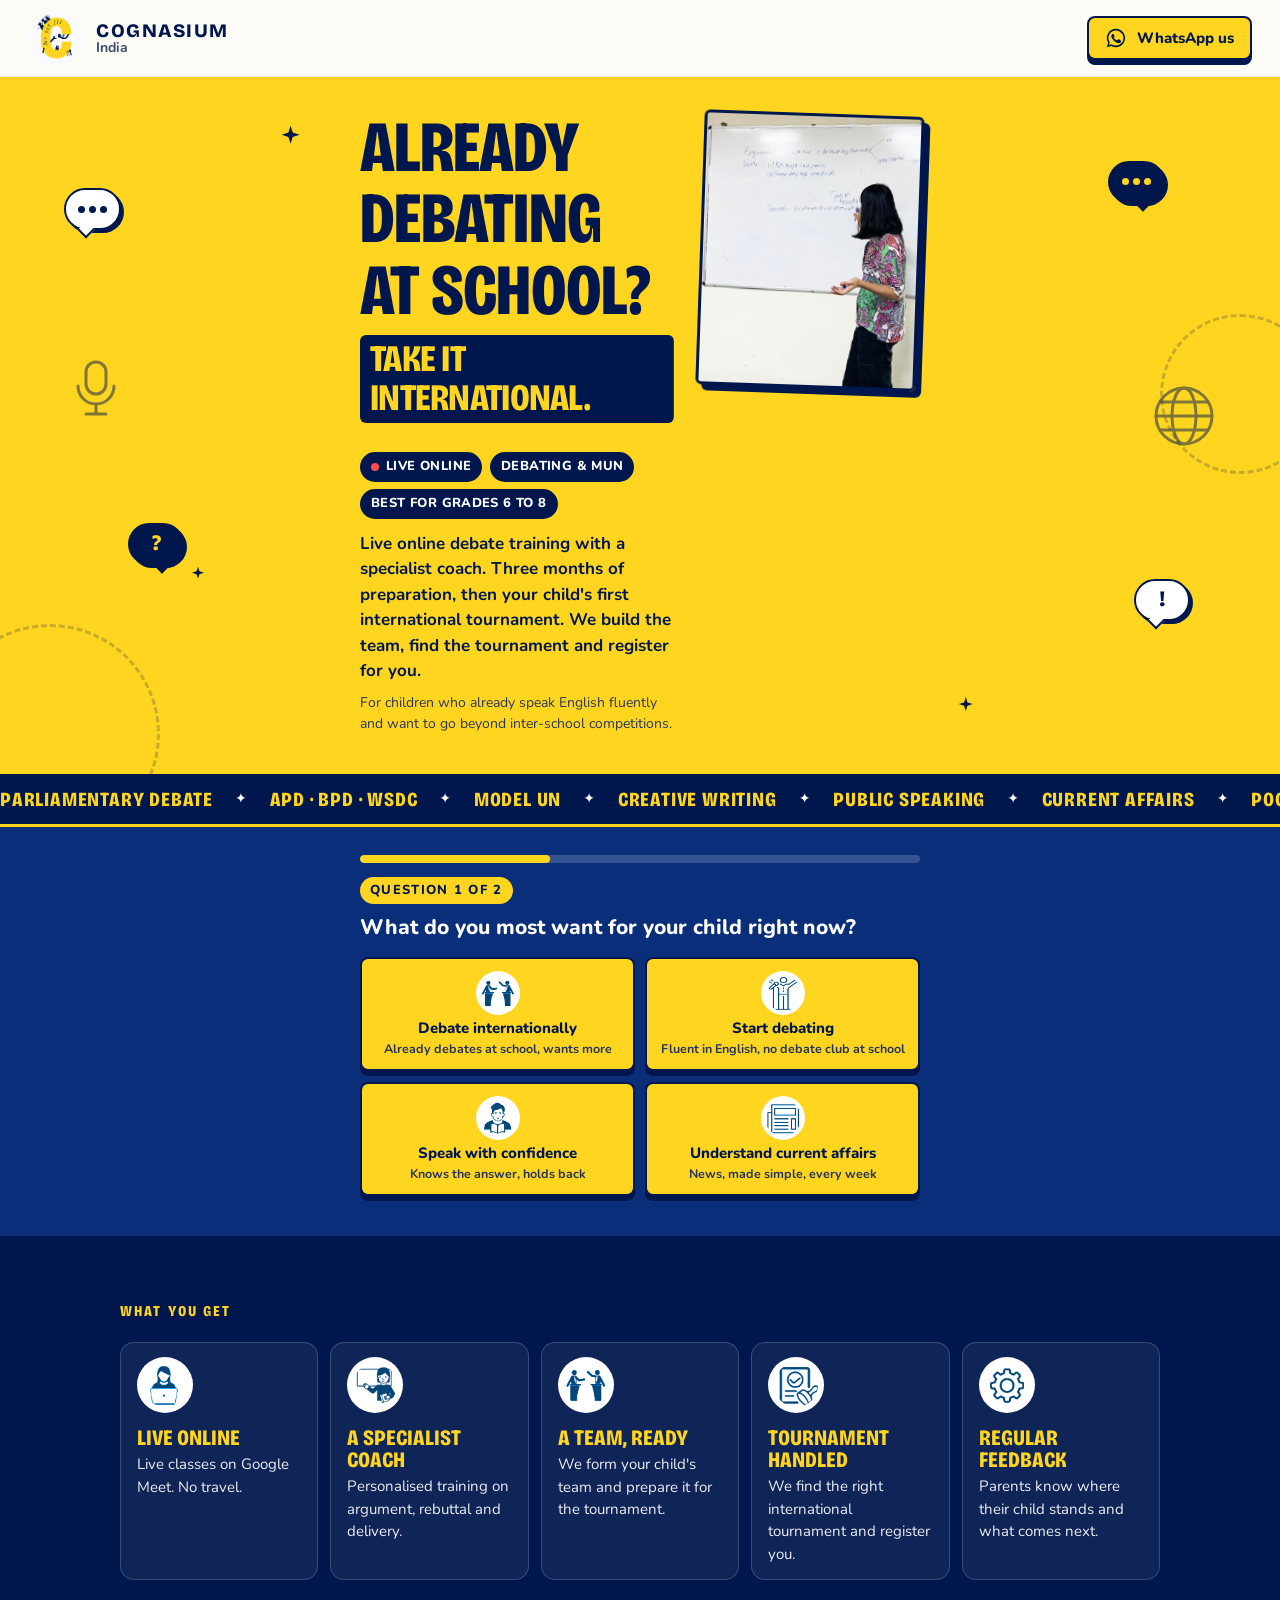
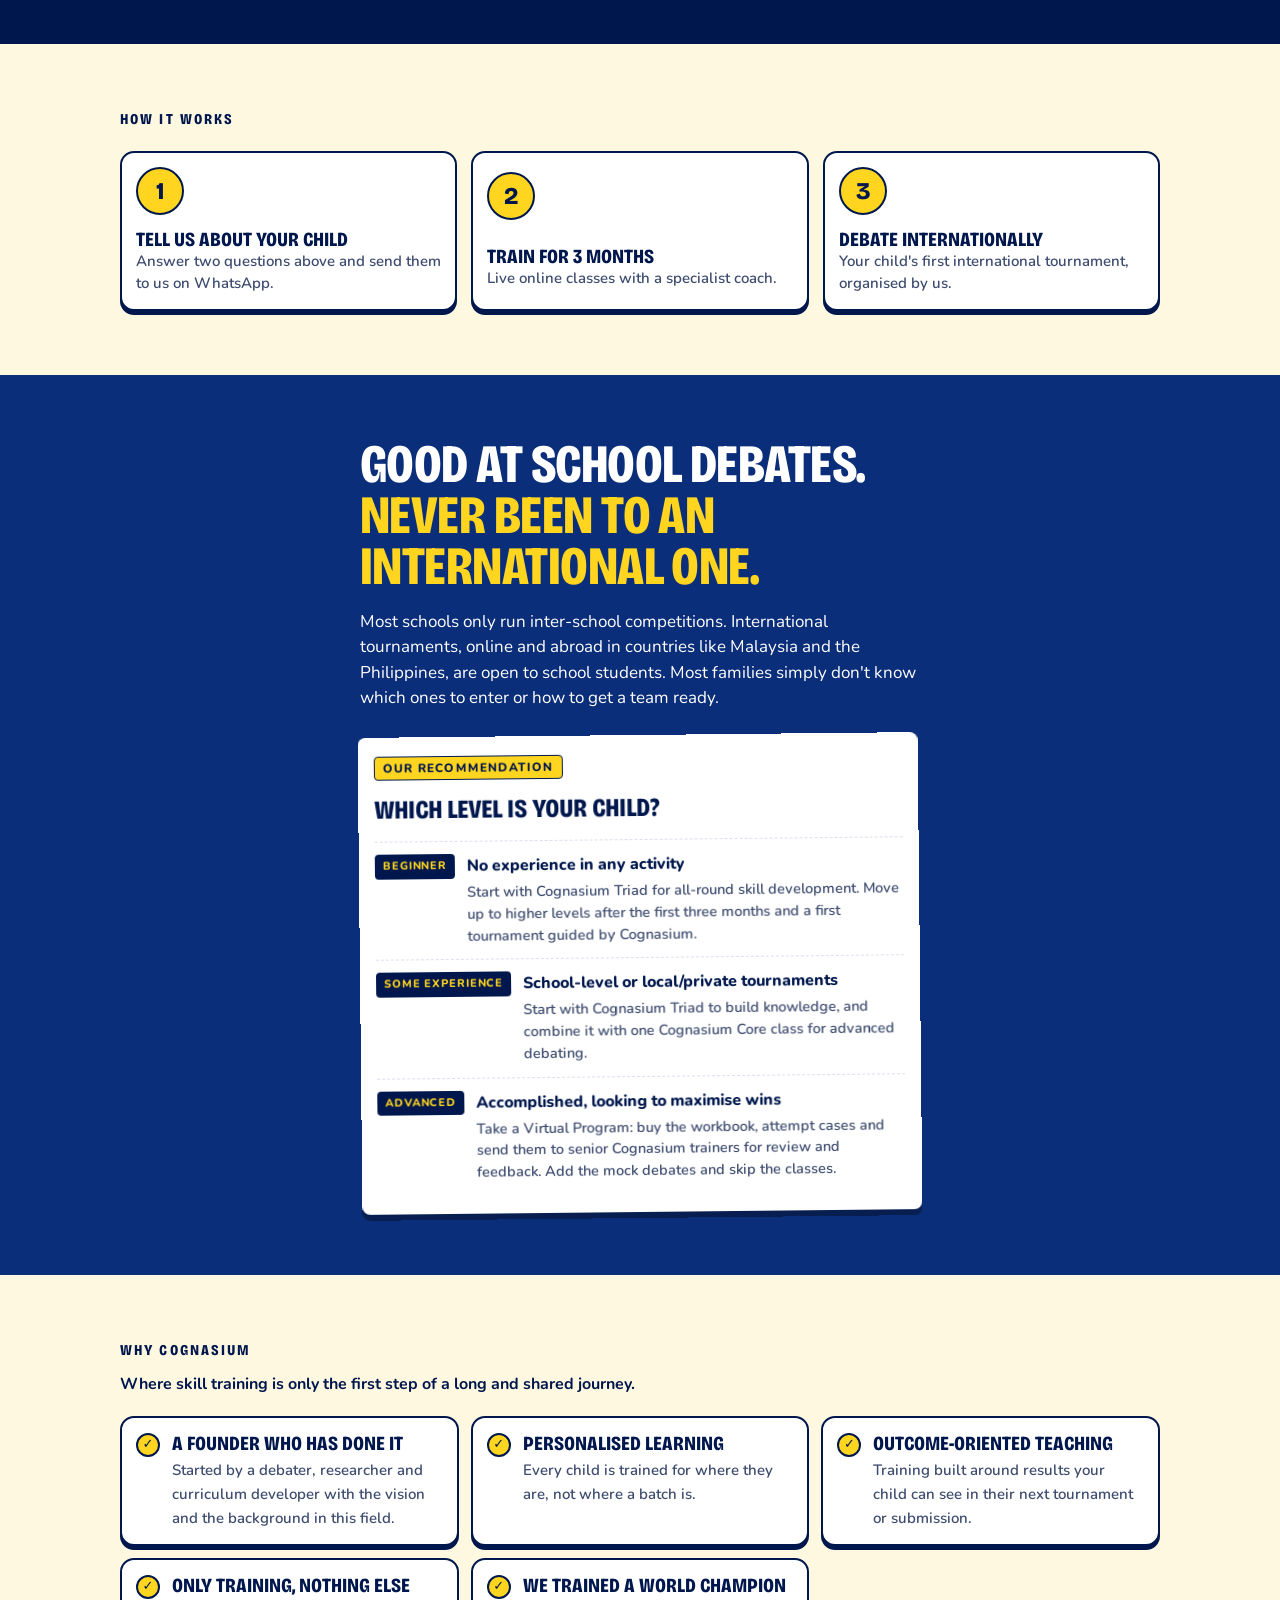
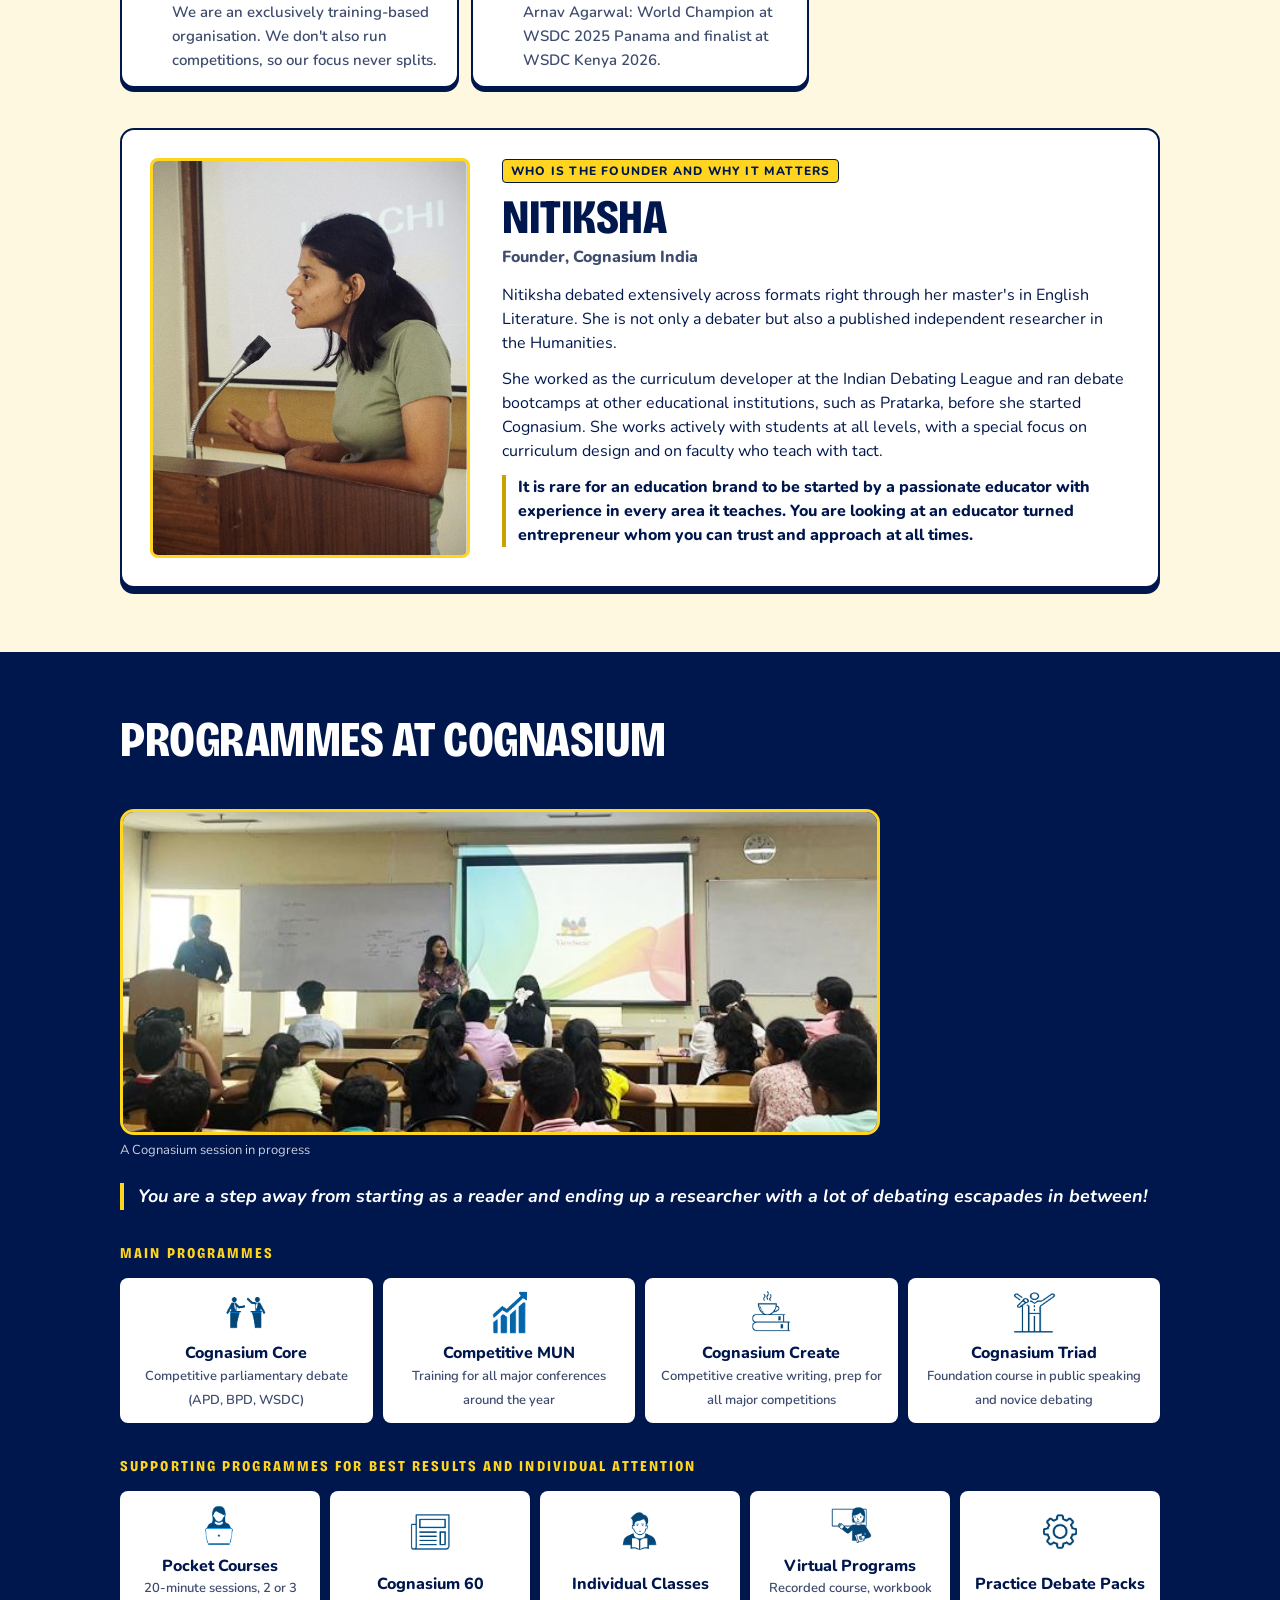
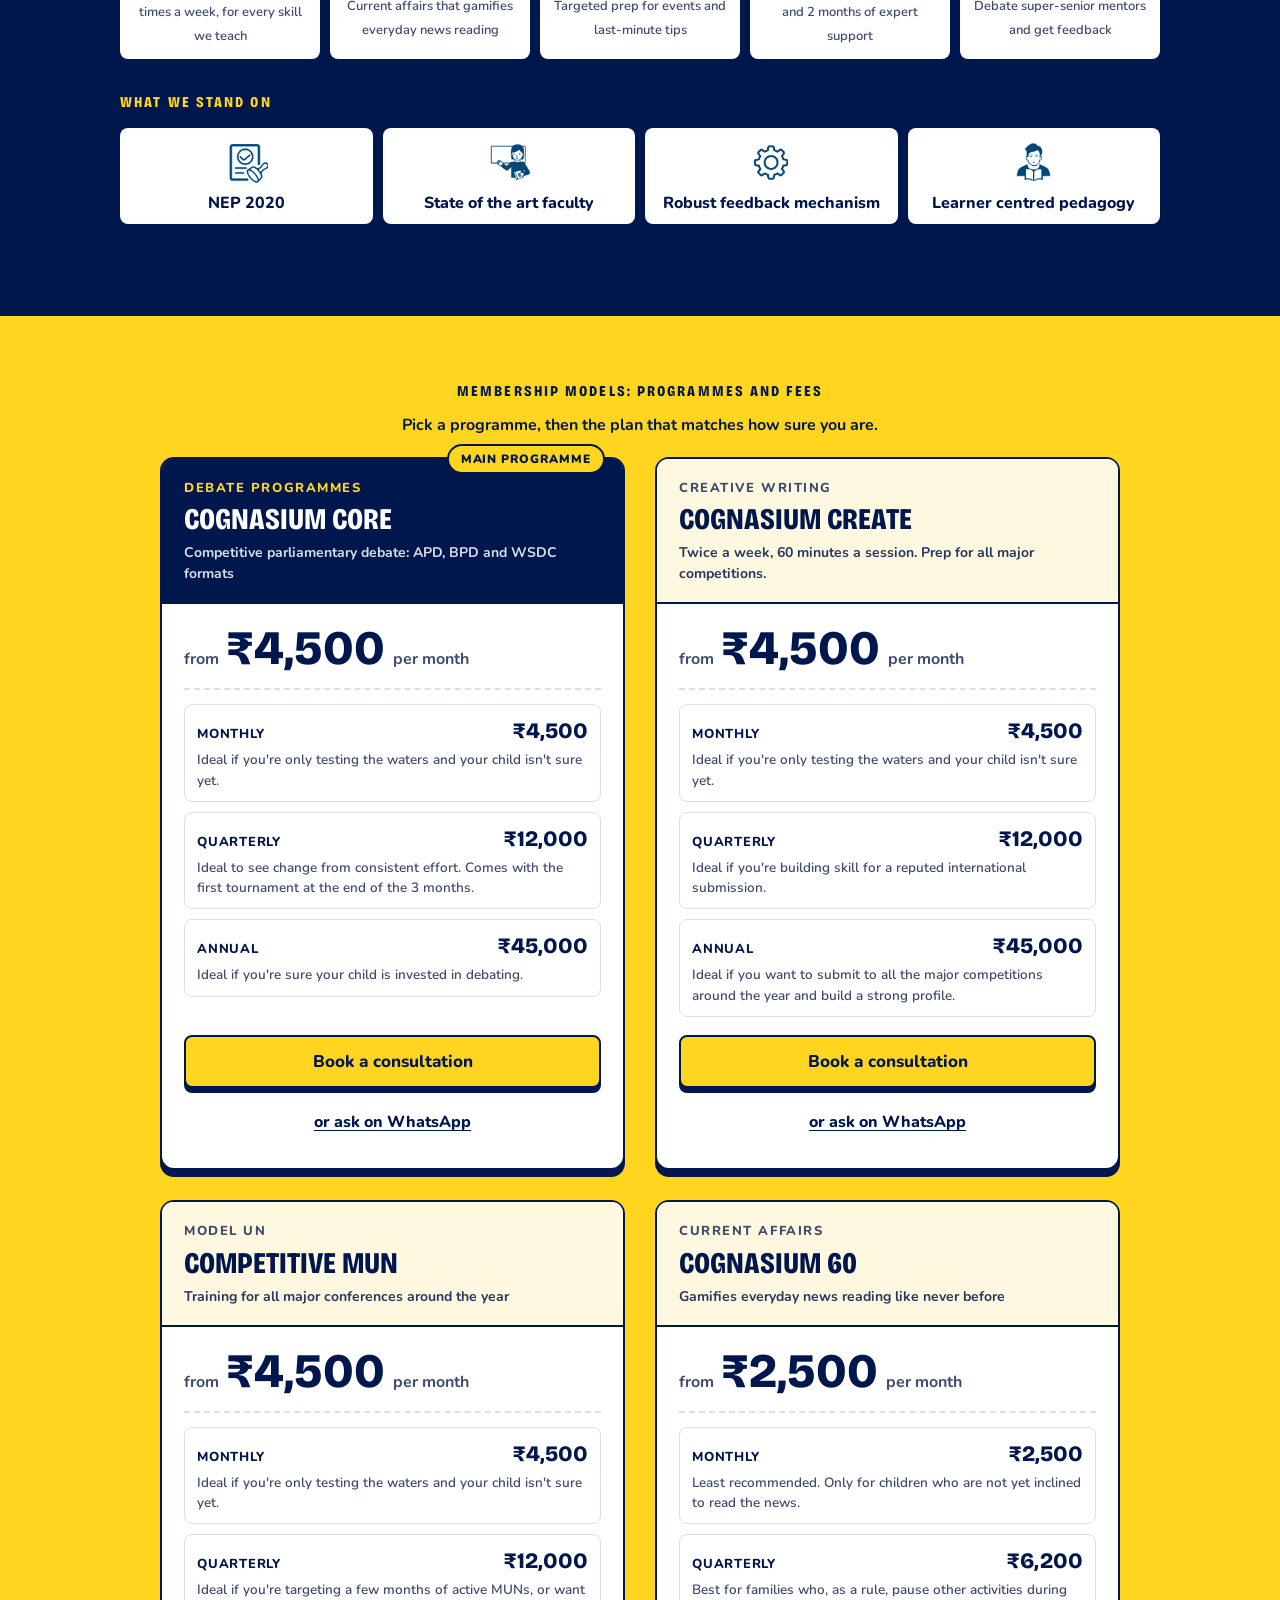
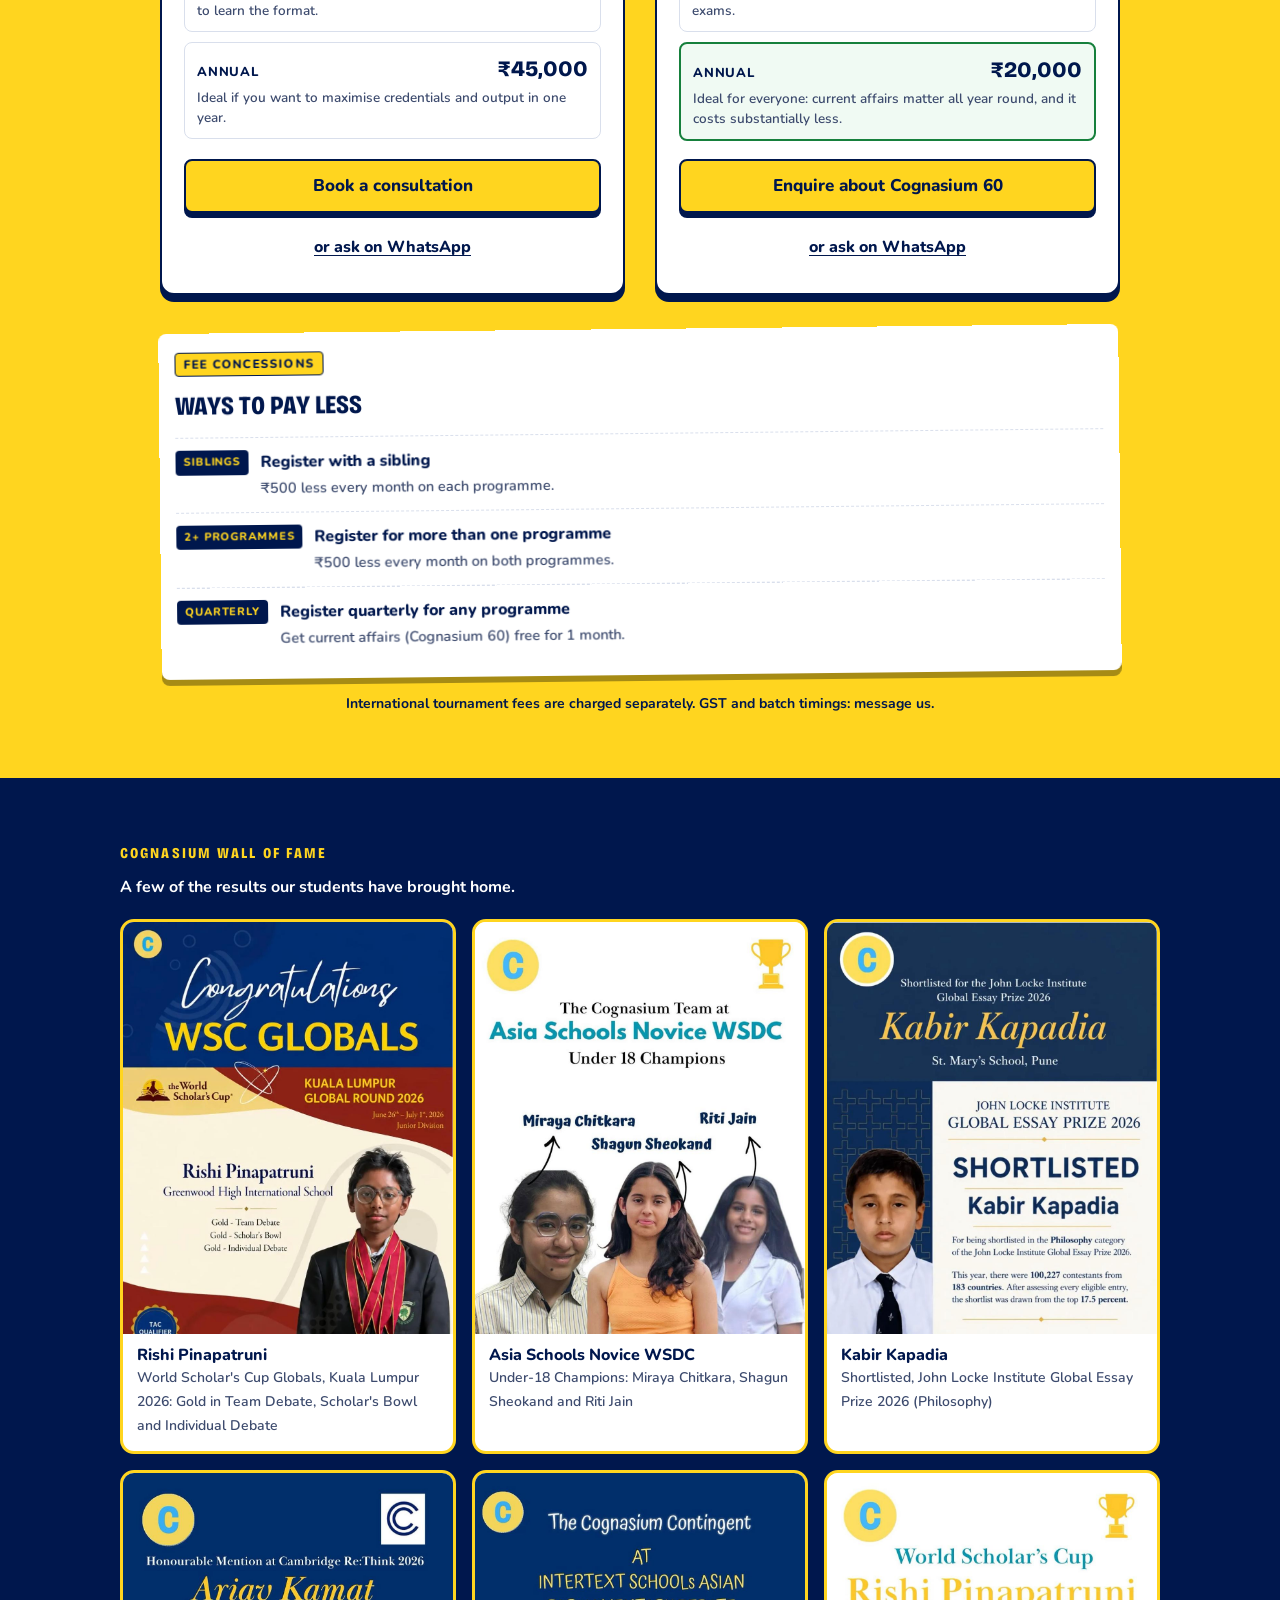
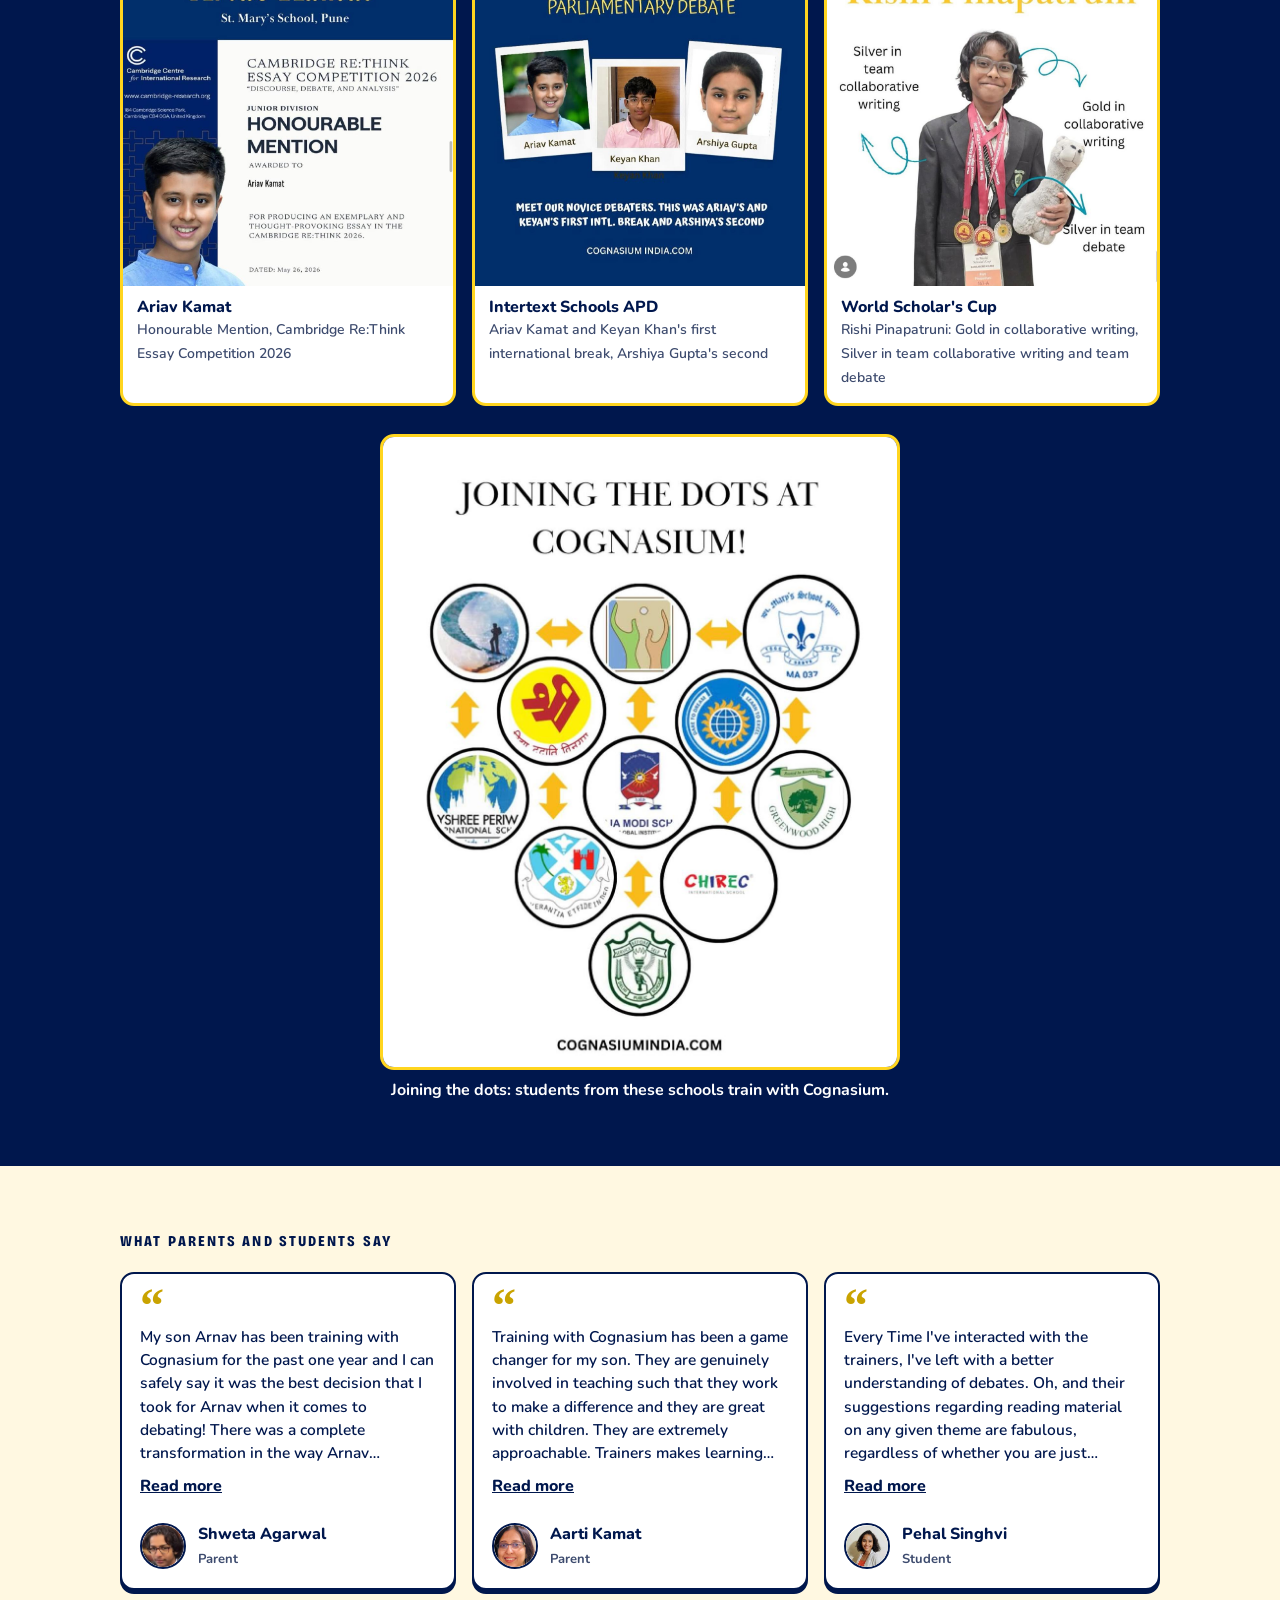
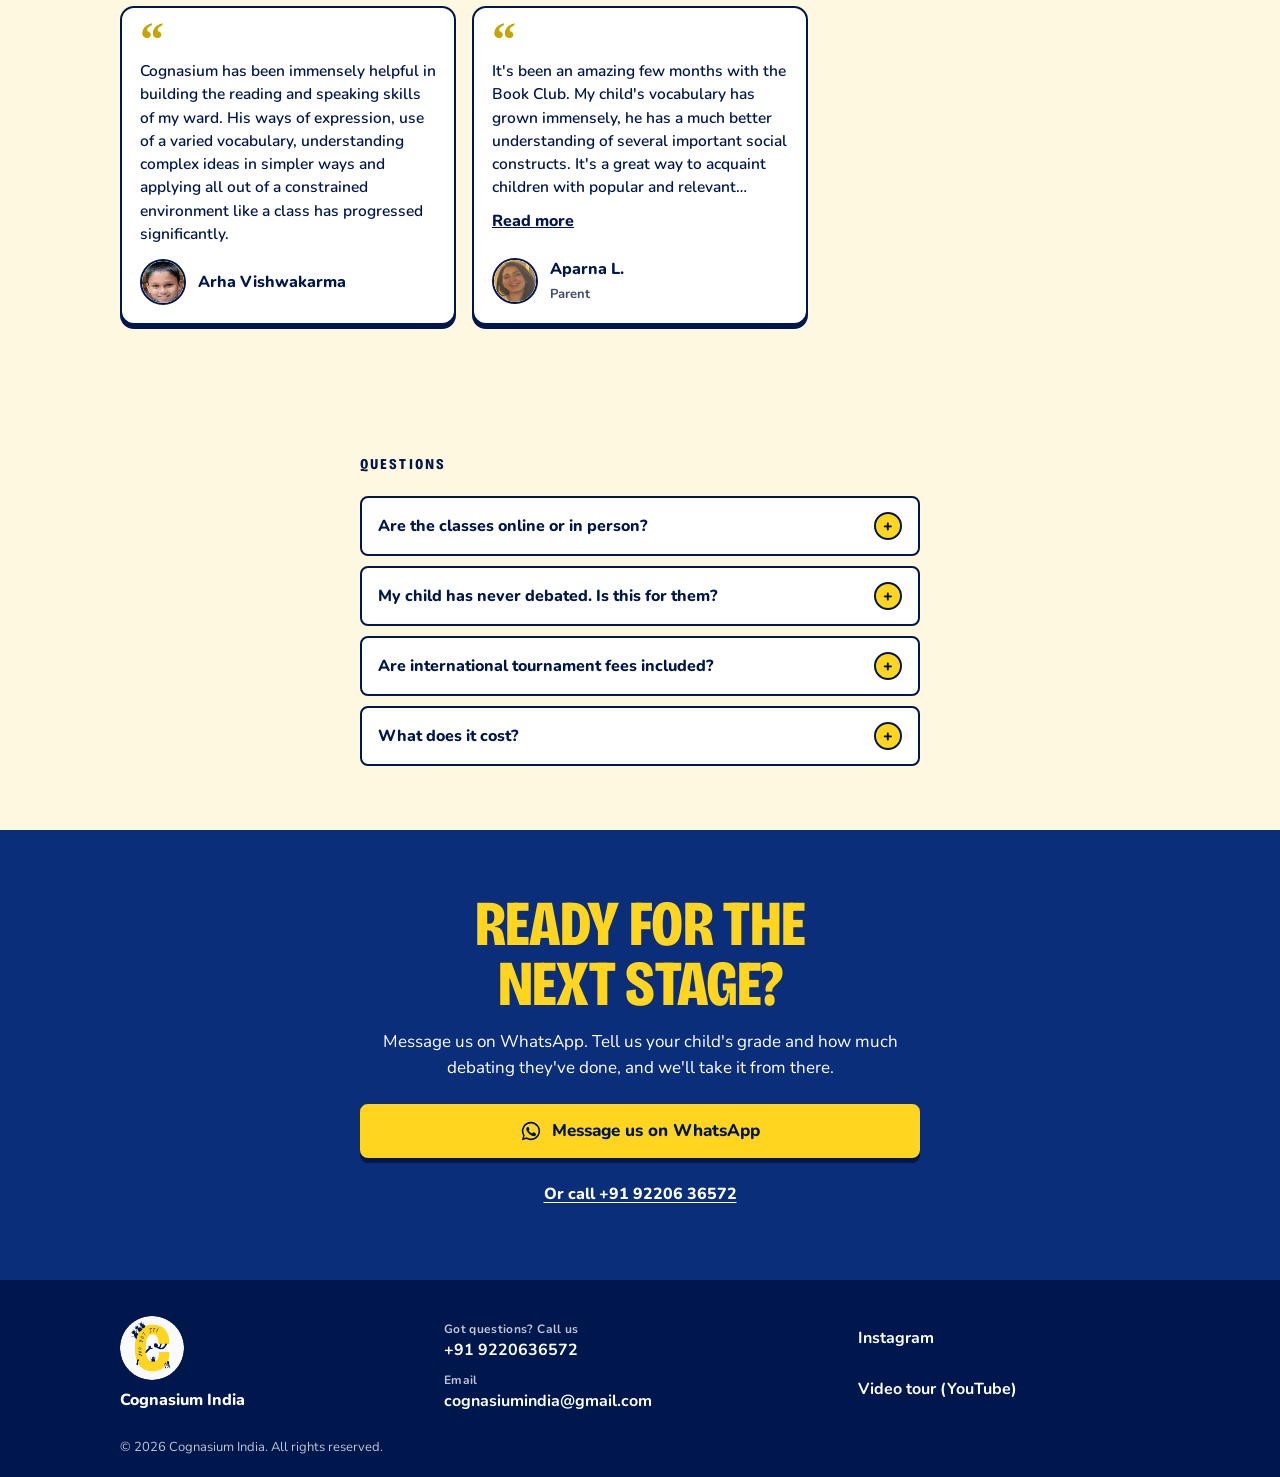
<file: index.html>
<!DOCTYPE html>
<html lang="en-IN">
<head>
  <meta charset="utf-8">
  <meta name="viewport" content="width=device-width, initial-scale=1">
  <title>Debate Internationally | Live Online Debate Training | Cognasium India</title>
  <meta name="description" content="Live online debate training for school students with a specialist coach. Three months of preparation, then your child's first international tournament. Cognasium India.">

  <!-- INDEXING: this page is now the main homepage of cognasiumindia.com, so Google may index it.
       (If it ever goes back to being a separate ad-only page, change this to "noindex, follow".) -->
  <meta name="robots" content="index, follow">
  <link rel="canonical" href="https://cognasiumindia.com/">

  <!-- Open Graph (WhatsApp / Facebook link preview). Replace og-image.jpg with a final 1200x630 image. -->
  <meta property="og:type" content="website">
  <meta property="og:title" content="Already debating at school? Take it international. | Cognasium India">
  <meta property="og:description" content="Live online debate training with a specialist coach, then your child's first international tournament.">
  <meta property="og:image" content="https://cognasiumindia.com/assets/img/og-image.jpg">
  <meta property="og:url" content="https://cognasiumindia.com/">
  <meta property="og:locale" content="en_IN">
  <meta name="theme-color" content="#FFD51F">

  <link rel="icon" type="image/png" sizes="32x32" href="assets/favicon-32.png">
  <link rel="apple-touch-icon" href="assets/favicon-180.png">

  <link rel="preconnect" href="https://fonts.googleapis.com">
  <link rel="preconnect" href="https://fonts.gstatic.com" crossorigin>
  <link href="https://fonts.googleapis.com/css2?family=Bricolage+Grotesque:opsz,wdth,wght@12..96,75..100,700;12..96,75..100,800&family=Nunito:wght@500;700;800&display=swap" rel="stylesheet">
  <link rel="preload" as="image" href="assets/img/hero-coach.jpg">
  <link rel="stylesheet" href="css/styles.css">
  <link rel="stylesheet" href="css/animations.css">

  <!-- ============================================================
       TRACKING SCRIPTS (Meta Pixel installed 16 Nov 2026; Google Analytics / GTM not yet).
       WhatsApp button taps are tracked in js/main.js ("WhatsApp click tracking").
       ============================================================ -->
  <!-- Meta Pixel Code -->
  <script>
  !function(f,b,e,v,n,t,s)
  {if(f.fbq)return;n=f.fbq=function(){n.callMethod?
  n.callMethod.apply(n,arguments):n.queue.push(arguments)};
  if(!f._fbq)f._fbq=n;n.push=n;n.loaded=!0;n.version='2.0';
  n.queue=[];t=b.createElement(e);t.async=!0;
  t.src=v;s=b.getElementsByTagName(e)[0];
  s.parentNode.insertBefore(t,s)}(window, document,'script',
  'https://connect.facebook.net/en_US/fbevents.js');
  fbq('init', '4022027848040743');
  fbq('track', 'PageView');
  </script>
  <noscript><img height="1" width="1" style="display:none"
  src="https://www.facebook.com/tr?id=4022027848040743&ev=PageView&noscript=1"
  /></noscript>
  <!-- End Meta Pixel Code -->
</head>
<body>
  <svg width="0" height="0" style="position:absolute" aria-hidden="true"><symbol id="wa-path" viewBox="0 0 24 24"><path fill="currentColor" d="M12 2a10 10 0 0 0-8.6 15.1L2 22l5-1.3A10 10 0 1 0 12 2zm0 18.2c-1.5 0-3-.4-4.3-1.2l-.3-.2-3 .8.8-2.9-.2-.3A8.2 8.2 0 1 1 12 20.2zm4.5-6.1c-.2-.1-1.5-.7-1.7-.8-.2-.1-.4-.1-.6.1l-.8 1c-.1.2-.3.2-.5.1a6.7 6.7 0 0 1-3.3-2.9c-.2-.4.2-.4.7-1.3.1-.2 0-.3 0-.4l-.8-1.8c-.2-.5-.4-.4-.6-.4h-.5a1 1 0 0 0-.7.3 3 3 0 0 0-.9 2.2 5.2 5.2 0 0 0 1.1 2.7 11.8 11.8 0 0 0 4.5 4c1.7.7 2.3.8 3.2.6.5-.1 1.5-.6 1.7-1.2.2-.6.2-1.1.2-1.2-.1-.1-.3-.2-.5-.3z"/></symbol></svg>
  <a class="skip-link" href="#quiz">Skip to the questions</a>

  <!-- 1. HEADER -->
  <header class="site-header" id="site-header">
    <div class="header-inner">
      <a class="brand" href="#top" aria-label="Cognasium India, back to top">
        <img class="brand-logo" data-src-from="brand.logo" data-alt-from="brand.logoAlt" width="56" height="56" alt="">
        <span class="brand-text">
          <strong data-text="brand.wordmarkTop"></strong>
          <span data-text="brand.wordmarkBottom"></span>
        </span>
      </a>
      <a class="btn btn-3d btn-sm header-cta" id="header-wa" href="#" target="_blank" rel="noopener">
        <svg class="wa-ico" viewBox="0 0 24 24" aria-hidden="true"><use href="#wa-path"/></svg>
        <span>WhatsApp us</span>
      </a>
    </div>
    <div class="scroll-progress" aria-hidden="true"><i id="scroll-progress"></i></div>
  </header>

  <main id="top">
    <!-- 2. HERO -->
    <section class="hero band-yellow" aria-labelledby="hero-title">
      <!-- Decorative floating shapes (purely visual, hidden from screen readers) -->
      <div class="hero-deco" aria-hidden="true">
        <span class="bubble b1"><i></i><i></i><i></i></span>
        <span class="bubble b2 alt">?</span>
        <span class="bubble b3">!</span>
        <span class="bubble b4 alt"><i></i><i></i><i></i></span>
        <span class="ring r1"></span>
        <span class="ring r2"></span>
        <span class="spark s1"></span>
        <span class="spark s2"></span>
        <span class="spark s3"></span>
        <svg class="globe" viewBox="0 0 64 64"><circle cx="32" cy="32" r="28"/><ellipse cx="32" cy="32" rx="12" ry="28"/><path d="M4 32h56M8 18h48M8 46h48"/></svg>
        <svg class="mic" viewBox="0 0 64 64"><rect x="22" y="6" width="20" height="32" rx="10"/><path d="M14 30a18 18 0 0 0 36 0M32 48v10M22 58h20"/></svg>
      </div>
      <div class="wrap hero-grid">
        <div class="hero-copy">
          <h1 id="hero-title" class="display hero-title"></h1>
          <ul class="chips" id="hero-chips" aria-label="Key facts"></ul>
          <p class="hero-lead" data-text="hero.lead"></p>
          <p class="hero-small" data-text="hero.small"></p>
        </div>
        <figure class="hero-photo" id="hero-photo">
          <img data-src-from="hero.image" data-alt-from="hero.imageAlt" width="800" height="818" alt="">
        </figure>
      </div>
    </section>

    <!-- Moving ribbon of real Cognasium programmes -->
    <div class="marquee" aria-hidden="true"><div class="marquee-track" id="marquee-track"></div></div>

    <!-- 2b. QUESTION FLOW (+ optional countdown) -->
    <section class="quiz band-navy2 on-dark" id="quiz" aria-labelledby="quiz-q-title">
      <div class="wrap narrow">

        <!-- Countdown: only rendered when js/config.js has a future session -->
        <div class="session-card" id="session-card" hidden>
          <div class="session-head"><span class="dot" aria-hidden="true"></span><span id="session-head-text"></span></div>
          <div class="session-body">
            <div><span class="session-k">GRADES</span><strong class="display session-grades" id="session-grades"></strong></div>
            <div class="session-time">
              <strong class="display" id="session-label"></strong>
              <span class="seat-badge" id="session-seats" hidden></span>
            </div>
          </div>
          <div class="session-foot" aria-live="off">Booking closes in <b id="session-countdown"></b></div>
        </div>

        <div class="quiz-progress" aria-hidden="true">
          <span class="bar"><i id="quiz-bar"></i></span>
        </div>

        <div class="quiz-stage" id="quiz-stage">
          <!-- Step 1 -->
          <div class="quiz-step is-active" id="step-1" role="group" aria-labelledby="q1-title">
            <p class="eyebrow" id="q1-label"></p>
            <h2 class="quiz-title" id="q1-title"></h2>
            <div class="tile-grid tile-grid-2" id="q1-options"></div>
          </div>

          <!-- Step 2 -->
          <div class="quiz-step" id="step-2" role="group" aria-labelledby="q2-title" hidden>
            <p class="eyebrow" id="q2-label"></p>
            <h2 class="quiz-title" id="q2-title"></h2>
            <div class="tile-grid tile-grid-4" id="q2-options"></div>
            <p class="quiz-foot" id="q2-foot"></p>
            <button type="button" class="link-btn" id="q2-back">&larr; Back</button>
          </div>

          <!-- Result -->
          <div class="quiz-step" id="step-3" hidden>
            <div class="result-card" tabindex="-1" id="result-card">
              <div class="result-head"><span class="check" aria-hidden="true">&#10003;</span><span id="result-label"></span></div>
              <div class="result-body">
                <h2 class="display result-title" id="result-title"></h2>
                <p id="result-text"></p>
                <ul class="answer-chips" id="result-answers"></ul>
                <a class="btn btn-3d btn-shine btn-block" id="result-wa" href="#" target="_blank" rel="noopener">
                  <svg class="wa-ico" viewBox="0 0 24 24" aria-hidden="true"><use href="#wa-path"/></svg>
                  <span id="result-btn-text"></span>
                </a>
                <button type="button" class="link-btn dark" id="quiz-restart"></button>
              </div>
            </div>
          </div>
        </div>
      </div>
    </section>

    <!-- 3. WHAT YOU GET -->
    <section class="band-navy on-dark section" aria-labelledby="wyg-title">
      <div class="wrap">
        <h2 class="section-label" id="wyg-title" data-text="whatYouGet.heading"></h2>
        <div class="wyg-grid" id="wyg-cards"></div>
      </div>
    </section>

    <!-- 3b. HOW IT WORKS -->
    <section class="band-cream section" aria-labelledby="how-title">
      <div class="wrap">
        <h2 class="section-label" id="how-title" data-text="howItWorks.heading"></h2>
        <ol class="steps" id="how-steps"></ol>
      </div>
    </section>

    <!-- 3c. PROBLEM + WHO WE TRAIN / SAMPLE FEEDBACK -->
    <section class="band-navy2 on-dark section" aria-labelledby="problem-title">
      <div class="wrap narrow">
        <h2 class="display problem-title" id="problem-title"></h2>
        <p class="problem-text" data-text="problem.text"></p>
        <article class="paper-card" id="who-card"></article>
        <article class="paper-card" id="sample-card" hidden></article>
      </div>
    </section>

    <!-- 3c2. WHY COGNASIUM + FOUNDER -->
    <section class="band-cream section" id="why" aria-labelledby="why-title">
      <div class="wrap">
        <h2 class="section-label" id="why-title" data-text="why.heading"></h2>
        <p class="section-intro" data-text="why.intro"></p>
        <ul class="why-grid" id="why-points"></ul>

        <div class="founder" id="founder">
          <figure class="founder-photo">
            <img data-src-from="founder.photo" data-alt-from="founder.photoAlt" loading="lazy" width="857" height="1280" alt="">
          </figure>
          <div class="founder-copy">
            <p class="paper-label" data-text="founder.label"></p>
            <h3 class="display founder-name" data-text="founder.name"></h3>
            <p class="founder-role" data-text="founder.role"></p>
            <div id="founder-text"></div>
          </div>
        </div>
      </div>
    </section>

    <!-- 3e. SOCIAL PROOF -->
    <section class="band-navy on-dark section" aria-labelledby="proof-title">
      <div class="wrap">
        <h2 class="display proof-title" id="proof-title" data-text="proof.heading"></h2>
        <dl class="stats" id="stats" hidden></dl>

        <figure class="proof-photo">
          <img data-src-from="proof.photo" data-alt-from="proof.photoAlt" loading="lazy" width="647" height="506" alt="">
          <figcaption data-text="proof.photoCaption"></figcaption>
        </figure>

        <p class="tagline" data-text="proof.tagline"></p>

        <h3 class="sub-label" data-text="proof.programmesHeading"></h3>
        <ul class="logo-grid cols-4" id="programmes"></ul>
        <p class="verticals" data-text="proof.verticalsLine"></p>

        <h3 class="sub-label" data-text="proof.supportingHeading"></h3>
        <ul class="logo-grid" id="supporting"></ul>

        <h3 class="sub-label" data-text="proof.pillarsHeading"></h3>
        <ul class="logo-grid pillars" id="pillars"></ul>

        <div class="coach-grid" id="coaches" hidden></div>
      </div>
    </section>

    <!-- 3d. PROGRAMMES / PRICING -->
    <section class="band-yellow section" id="pricing" aria-labelledby="pricing-title" hidden>
      <div class="wrap">
        <h2 class="section-label" id="pricing-title" data-text="pricing.label"></h2>
        <p class="section-intro" data-text="pricing.intro"></p>
        <div class="price-grid" id="price-grid"></div>
        <article class="paper-card concessions" id="concessions" hidden></article>
        <p class="fine" data-text="pricing.footnote"></p>
      </div>
    </section>

    <!-- 3d2. WALL OF FAME -->
    <section class="band-navy on-dark section" id="wall-of-fame" aria-labelledby="fame-title">
      <div class="wrap">
        <h2 class="section-label" id="fame-title" data-text="wallOfFame.heading"></h2>
        <p class="section-intro" data-text="wallOfFame.intro"></p>
        <ul class="fame-grid" id="fame-grid"></ul>
        <figure class="fame-schools">
          <img data-src-from="wallOfFame.schools.img" data-alt-from="wallOfFame.schools.alt" loading="lazy" width="1045" height="1280" alt="">
          <figcaption data-text="wallOfFame.schools.caption"></figcaption>
        </figure>
      </div>
    </section>

    <!-- 3f. TESTIMONIALS -->
    <section class="band-cream section" aria-labelledby="t-title">
      <div class="wrap">
        <h2 class="section-label" id="t-title" data-text="testimonials.heading"></h2>
        <div class="t-grid" id="testimonials"></div>
      </div>
    </section>

    <!-- 3g. FAQ -->
    <section class="band-cream section faq-section" aria-labelledby="faq-title">
      <div class="wrap narrow">
        <h2 class="section-label" id="faq-title" data-text="faq.heading"></h2>
        <div class="faq" id="faq"></div>
      </div>
    </section>

    <!-- 3h. FINAL CTA -->
    <section class="band-navy2 on-dark section final" aria-labelledby="final-title">
      <div class="wrap narrow center">
        <h2 class="display final-title" id="final-title"></h2>
        <p data-text="finalCta.text"></p>
        <div class="cta-pulse">
        <a class="btn btn-3d btn-block btn-shine" id="final-wa" href="#" target="_blank" rel="noopener">
          <svg class="wa-ico" viewBox="0 0 24 24" aria-hidden="true"><use href="#wa-path"/></svg>
          <span data-text="finalCta.button"></span>
        </a>
        </div>
        <a class="call-link" id="final-call" href="#"></a>
      </div>
    </section>
  </main>

  <!-- 4. FOOTER -->
  <footer class="site-footer on-dark">
    <div class="wrap footer-grid">
      <div>
        <img class="footer-logo" data-src-from="brand.logo" data-alt-from="brand.logoAlt" loading="lazy" width="64" height="64" alt="">
        <p class="footer-name" data-text="brand.name"></p>
      </div>
      <ul class="footer-list" id="footer-contacts"></ul>
      <ul class="footer-list" id="footer-social"></ul>
    </div>
    <p class="wrap copyright" id="copyright"></p>
  </footer>

  <!-- Sticky WhatsApp bar (mobile) -->
  <div class="sticky-wa" id="sticky-wa">
    <div class="sticky-copy"><strong data-text="whatsapp.stickyLabel"></strong><span data-text="whatsapp.stickyNote"></span></div>
    <a class="btn btn-3d btn-sm btn-wa" id="sticky-wa-btn" href="#" target="_blank" rel="noopener" aria-label="Chat with Cognasium on WhatsApp">
      <svg class="wa-ico" viewBox="0 0 24 24" aria-hidden="true"><use href="#wa-path"/></svg>
      <span>WhatsApp</span>
    </a>
  </div>

  <noscript>
    <p class="noscript">Please message Cognasium India on WhatsApp: <a href="https://wa.me/919220636572">+91 92206 36572</a></p>
  </noscript>

  <script src="js/config.js"></script>
  <script src="js/main.js" defer></script>
</body>
</html>
</file>
<file: css/styles.css>
/* =====================================================================
   Cognasium India landing page
   Colours: sampled from the Cognasium logo (yellow + navy on white).
   Contrast checks (WCAG AA, normal text needs 4.5:1):
     navy #00174D on yellow #FFD51F  ≈ 12.9:1
     navy on white / cream           ≈ 16.5:1 / 15.9:1
     white on navy #00174D           ≈ 16.5:1
     white on navy-2 #0B2E7A         ≈ 11.6:1
     yellow on navy-2                ≈ 9.0:1
     muted #3D4B6E on white          ≈ 8.9:1
   ===================================================================== */
:root {
  --c-yellow: #FFD51F;
  --c-yellow-dark: #C9A300;
  --c-navy: #00174D;
  --c-navy-2: #0B2E7A;
  --c-cream: #FFF8E1;
  --c-card: #FFFFFF;
  --c-border: #D9DFEC;
  --c-text: #00174D;
  --c-muted: #3D4B6E;
  --c-success: #16803C;
  --c-focus: #00174D;

  --f-display: "Bricolage Grotesque", "Arial Narrow", system-ui, sans-serif;
  --f-body: "Nunito", system-ui, -apple-system, "Segoe UI", sans-serif;

  --r-sm: 8px;
  --r-md: 14px;
  --edge: 5px;            /* depth of the 3D bottom edge */
  --wrap: 1080px;
  --narrow: 560px;
  --sticky-h: 72px;
}

*, *::before, *::after { box-sizing: border-box; }
html { scroll-behavior: smooth; -webkit-text-size-adjust: 100%; }
body {
  margin: 0;
  font-family: var(--f-body);
  font-size: 16px;
  line-height: 1.5;
  color: var(--c-text);
  background: var(--c-card);
  padding-bottom: var(--sticky-h);
}
img { max-width: 100%; height: auto; display: block; }
h1, h2, h3, p { margin: 0; }
ul, ol { margin: 0; padding: 0; list-style: none; }
a { color: inherit; }

.wrap { width: 100%; max-width: var(--wrap); margin: 0 auto; padding: 0 20px; }
.narrow { max-width: calc(var(--narrow) + 40px); }
.center { text-align: center; }
.section { padding: 48px 0; }

.display {
  font-family: var(--f-display);
  font-weight: 800;
  font-stretch: 78%;
  text-transform: uppercase;
  line-height: .95;
  letter-spacing: -.01em;
}

.on-dark { color: #fff; --c-focus: var(--c-yellow); }
.band-yellow { background: var(--c-yellow); color: var(--c-navy); }
.band-navy { background: var(--c-navy); }
.band-navy2 { background: var(--c-navy-2); }
.band-cream { background: var(--c-cream); }

.skip-link {
  position: absolute; left: -999px; top: 8px; z-index: 100;
  background: var(--c-navy); color: #fff; padding: 10px 14px; border-radius: var(--r-sm);
}
.skip-link:focus { left: 8px; }

/* Visible focus ring everywhere */
:focus-visible { outline: 3px solid var(--c-focus); outline-offset: 3px; border-radius: 6px; }

/* ---------- Header (sticky, logo pushed left, bigger logo) ---------- */
.site-header {
  position: sticky; top: 0; z-index: 60;
  background: rgba(252,251,246,.94);
  -webkit-backdrop-filter: saturate(1.4) blur(8px); backdrop-filter: saturate(1.4) blur(8px);
  border-bottom: 1px solid #ECE8DA;
  transition: box-shadow .25s ease;
}
.site-header.scrolled { box-shadow: 0 6px 20px rgba(0,23,77,.12); }
.header-inner {
  height: 76px; display: flex; align-items: center; justify-content: space-between; gap: 12px;
  max-width: 1360px; margin: 0 auto; padding: 0 16px;
  transition: height .25s ease;
}
.site-header.scrolled .header-inner { height: 62px; }
.brand { display: inline-flex; align-items: center; gap: 12px; text-decoration: none; min-height: 44px; }
.brand-logo { width: 56px; height: 56px; border-radius: 50%; transition: width .25s ease, height .25s ease; }
.site-header.scrolled .brand-logo { width: 46px; height: 46px; }
.brand:hover .brand-logo { animation: wiggle .6s ease; }
@keyframes wiggle { 0%,100% { transform: rotate(0); } 25% { transform: rotate(-12deg) scale(1.06); } 60% { transform: rotate(8deg); } }
.brand-text { display: flex; flex-direction: column; line-height: 1.05; }
.brand-text strong { font-family: var(--f-display); font-weight: 800; letter-spacing: .08em; font-size: 19px; }
.brand-text span { font-size: 14px; color: var(--c-muted); font-weight: 700; }
.site-header .header-cta { display: none; white-space: nowrap; }
.scroll-progress { position: absolute; left: 0; right: 0; bottom: -1px; height: 3px; }
.scroll-progress i { display: block; height: 100%; width: 100%; background: linear-gradient(90deg, var(--c-yellow), #FFB800); transform-origin: 0 50%; transform: scaleX(0); }
@media (min-width: 600px) { .header-inner { padding: 0 28px; } .site-header .header-cta { display: inline-flex; } }

/* ---------- Hero ---------- */
.hero { padding: 28px 0 32px; position: relative; overflow: hidden; isolation: isolate; }
.hero-grid { display: grid; gap: 22px; grid-template-columns: 1fr; max-width: calc(var(--narrow) + 40px); }
.hero-title { font-size: clamp(44px, 12vw, 72px); color: var(--c-navy); }
.hero-title .accent { display: inline-block; margin-top: 8px; background: var(--c-navy); color: var(--c-yellow); padding: 4px 10px 6px; font-size: .52em; line-height: 1.05; border-radius: 6px; }
.chips { display: flex; flex-wrap: wrap; gap: 8px; margin: 18px 0 12px; }
.chips li {
  background: var(--c-navy); color: #fff; font-weight: 800; font-size: 13px; letter-spacing: .03em;
  padding: 5px 11px; border-radius: 999px;
}
.hero-lead { font-size: 17px; font-weight: 700; max-width: 40ch; }
.hero-small { margin-top: 8px; font-size: 14px; color: #2A3557; max-width: 46ch; }
.hero-photo { margin: 0; order: -1; justify-self: end; width: 44%; max-width: 190px; transform: rotate(2deg); }
.hero-photo img {
  border: 3px solid var(--c-navy); border-radius: 6px;
  box-shadow: 6px 6px 0 var(--c-navy);
  aspect-ratio: 4 / 5; object-fit: cover; width: 100%;
}
.hero-grid { position: relative; }
@media (max-width: 599px) {
  .hero-photo { position: absolute; right: 20px; top: 0; width: 34%; }
  .hero-title { max-width: 62%; }
}

/* ---------- Buttons: 3D push effect (CSS only) ---------- */
.btn {
  --btn-bg: var(--c-yellow);
  --btn-fg: var(--c-navy);
  --btn-edge: var(--c-navy);
  position: relative; overflow: hidden;
  display: inline-flex; align-items: center; justify-content: center; gap: 10px;
  min-height: 52px; padding: 12px 22px;
  font-family: var(--f-body); font-weight: 800; font-size: 17px; text-decoration: none;
  color: var(--btn-fg); background: var(--btn-bg);
  border: 2.5px solid var(--btn-edge); border-radius: var(--r-sm);
  cursor: pointer; user-select: none; -webkit-tap-highlight-color: transparent;
}
.btn-3d {
  box-shadow: 0 var(--edge) 0 var(--btn-edge);
  transform: translateY(0);
  transition: transform .09s ease-out, box-shadow .09s ease-out, background-color .15s;
}
.btn-3d:hover { transform: translateY(-2px); box-shadow: 0 calc(var(--edge) + 2px) 0 var(--btn-edge); }
.btn-3d:active { transform: translateY(var(--edge)); box-shadow: 0 0 0 var(--btn-edge); }
.btn-block { width: 100%; }
.btn-sm { min-height: 44px; padding: 8px 16px; font-size: 15px; }
/* WhatsApp-green variant (dark green text on WhatsApp green ≈ 8.6:1, passes AA) */
.btn-wa { --btn-bg: #25D366; --btn-fg: #052E16; --btn-edge: #0E6B34; gap: 8px; }
.btn-wa:hover { background: #2EE072; }
.btn-wa .wa-ico { color: #052E16; width: 22px; height: 22px; }
.wa-ico { width: 22px; height: 22px; flex: none; fill: currentColor; color: var(--c-navy); }

/* Looping shine on the main hero button */
.btn-shine::after {
  content: ""; position: absolute; top: -20%; bottom: -20%; width: 40%; left: -60%;
  background: linear-gradient(100deg, transparent, rgba(255,255,255,.65), transparent);
  transform: skewX(-18deg);
  animation: shine 3.2s ease-in-out infinite;
  pointer-events: none;
}
@keyframes shine { 0%, 55% { left: -60%; } 85%, 100% { left: 130%; } }

.link-btn {
  background: none; border: 0; padding: 10px 4px; min-height: 44px;
  font: inherit; font-weight: 800; color: #fff; text-decoration: underline; text-underline-offset: 3px; cursor: pointer;
}
.link-btn.dark { color: var(--c-navy); display: block; margin: 10px auto 0; }

/* ---------- Session / countdown card ---------- */
.session-card {
  background: #fff; color: var(--c-navy); border: 2.5px solid var(--c-navy); border-radius: var(--r-sm);
  box-shadow: 0 6px 0 rgba(0,0,0,.35); overflow: hidden; margin-bottom: 26px;
}
.session-head { background: var(--c-navy); color: #fff; font-weight: 800; font-size: 14px; letter-spacing: .04em; padding: 8px 14px; display: flex; align-items: center; gap: 8px; }
.dot { width: 10px; height: 10px; border-radius: 50%; background: #2BD46A; box-shadow: 0 0 0 0 rgba(43,212,106,.6); animation: pulse 1.8s infinite; }
@keyframes pulse { 70% { box-shadow: 0 0 0 8px rgba(43,212,106,0); } 100% { box-shadow: 0 0 0 0 rgba(43,212,106,0); } }
.session-body { display: flex; justify-content: space-between; align-items: center; padding: 12px 14px; gap: 12px; }
.session-k { display: block; font-size: 12px; font-weight: 800; letter-spacing: .08em; color: var(--c-muted); }
.session-grades { font-size: 22px; }
.session-time { text-align: right; }
.session-time strong { font-size: clamp(26px, 7vw, 36px); display: block; }
.seat-badge { display: inline-block; margin-top: 4px; background: #B3132B; color: #fff; font-size: 12px; font-weight: 800; padding: 2px 8px; border-radius: 4px; }
.session-foot { border-top: 2px dashed var(--c-border); background: #FFF6D6; padding: 10px 14px; font-size: 15px; font-weight: 700; }
.session-foot b { color: #B3132B; font-variant-numeric: tabular-nums; }

/* ---------- Quiz ---------- */
.quiz { padding: 28px 0 40px; }
.quiz-progress { margin-bottom: 14px; }
.bar { display: block; height: 8px; background: rgba(255,255,255,.18); border-radius: 99px; overflow: hidden; }
.bar i { display: block; height: 100%; width: 50%; background: var(--c-yellow); border-radius: 99px; transition: width .45s cubic-bezier(.2,.8,.2,1); }
.eyebrow {
  display: inline-block; font-weight: 800; font-size: 13px; letter-spacing: .1em;
  background: var(--c-yellow); color: var(--c-navy); padding: 4px 10px; border-radius: 999px; margin-bottom: 10px;
}
.quiz-title { font-size: 21px; font-weight: 800; line-height: 1.25; margin-bottom: 16px; }
.quiz-step { animation: stepIn .35s cubic-bezier(.2,.8,.2,1); }
@keyframes stepIn { from { opacity: 0; transform: translateX(24px); } to { opacity: 1; transform: none; } }
.quiz-foot { margin-top: 18px; font-size: 14px; opacity: .9; }

.tile-grid { display: grid; gap: 12px 10px; }
.tile-grid-2 { grid-template-columns: 1fr 1fr; }
.tile-grid-4 { grid-template-columns: repeat(4, 1fr); }

.tile {
  --btn-edge: var(--c-navy);
  position: relative; width: 100%; min-height: 64px;
  display: flex; flex-direction: column; align-items: center; justify-content: center; gap: 4px;
  text-align: center; padding: 12px 8px;
  background: var(--c-yellow); color: var(--c-navy);
  border: 2.5px solid var(--c-navy); border-radius: var(--r-sm);
  box-shadow: 0 var(--edge) 0 var(--c-navy);
  font-family: var(--f-body); cursor: pointer; -webkit-tap-highlight-color: transparent;
  transition: transform .08s ease-out, box-shadow .08s ease-out, background-color .15s, color .15s;
}
.tile:hover { transform: translateY(-2px); box-shadow: 0 calc(var(--edge) + 2px) 0 var(--c-navy); background: #FFE04F; }
.tile:active { transform: translateY(var(--edge)); box-shadow: 0 0 0 var(--c-navy); }
.tile img { width: 44px; height: 44px; border-radius: 50%; background: #fff; padding: 4px; }
.tile-title { font-weight: 800; font-size: 15px; line-height: 1.2; }
.tile-sub { font-size: 12.5px; font-weight: 700; line-height: 1.25; color: #263459; }
.tile-k { font-size: 12px; font-weight: 800; letter-spacing: .08em; }
.tile-n { font-family: var(--f-display); font-weight: 800; font-stretch: 78%; font-size: 30px; line-height: .9; }
.tile[aria-pressed="true"] {
  background: var(--c-navy); color: var(--c-yellow); border-color: var(--c-yellow);
  box-shadow: 0 2px 0 var(--c-yellow); transform: translateY(3px);
  animation: pop .28s ease-out;
}
.tile[aria-pressed="true"] .tile-sub { color: #fff; }
.tile[aria-pressed="true"]::after {
  content: "✓"; position: absolute; top: -10px; right: -8px; width: 26px; height: 26px; border-radius: 50%;
  background: #2BD46A; color: var(--c-navy); font-weight: 900; font-size: 15px; line-height: 26px;
  border: 2px solid var(--c-navy); animation: pop .3s ease-out;
}
@keyframes pop { 0% { transform: scale(.85); } 60% { transform: scale(1.06); } 100% { transform: scale(1); } }

.result-card {
  background: #fff; color: var(--c-navy); border: 2.5px solid var(--c-navy); border-radius: var(--r-sm);
  box-shadow: 0 6px 0 rgba(0,0,0,.35); overflow: hidden; outline: none;
  animation: stepIn .35s ease-out;
}
.result-head { background: var(--c-navy); color: #fff; font-weight: 800; font-size: 14px; letter-spacing: .06em; padding: 8px 14px; display: flex; align-items: center; gap: 8px; }
.check { width: 20px; height: 20px; border-radius: 50%; background: #2BD46A; color: var(--c-navy); display: grid; place-items: center; font-size: 12px; }
.result-body { padding: 18px 16px 14px; }
.result-title { font-size: clamp(30px, 8vw, 40px); margin-bottom: 10px; }
.result-body p { font-weight: 600; }
.answer-chips { display: flex; flex-wrap: wrap; gap: 8px; margin: 14px 0 22px; }
.answer-chips li { background: var(--c-cream); border: 1.5px solid var(--c-navy); border-radius: 999px; padding: 4px 10px; font-size: 13px; font-weight: 800; }

/* ---------- Section labels ---------- */
.section-label {
  font-family: var(--f-display); font-weight: 800; font-stretch: 78%; text-transform: uppercase;
  font-size: 15px; letter-spacing: .14em; margin-bottom: 20px; opacity: .95;
}
.on-dark .section-label { color: var(--c-yellow); }
.section-intro { font-weight: 700; margin: -10px 0 20px; }
.sub-label { font-family: var(--f-display); font-weight: 800; font-stretch: 78%; font-size: 15px; letter-spacing: .14em; color: var(--c-yellow); margin: 32px 0 14px; }

/* ---------- What you get ---------- */
.wyg-grid { display: grid; grid-template-columns: 1fr; gap: 12px; }
.wyg-card {
  display: grid; grid-template-columns: 56px 1fr; gap: 14px; align-items: center;
  background: rgba(255,255,255,.06); border: 1.5px solid rgba(255,255,255,.18); border-radius: var(--r-md);
  padding: 14px 16px;
}
.wyg-card img { width: 56px; height: 56px; border-radius: 50%; background: #fff; padding: 6px; }
.wyg-card h3 { font-family: var(--f-display); font-weight: 800; font-stretch: 78%; font-size: 22px; line-height: 1; color: var(--c-yellow); margin-bottom: 4px; }
.wyg-card p { font-size: 15px; opacity: .92; }

/* ---------- How it works ---------- */
.steps { display: grid; gap: 14px; counter-reset: s; }
.steps li { display: grid; grid-template-columns: 48px 1fr; gap: 14px; align-items: center; background: #fff; border: 2px solid var(--c-navy); border-radius: var(--r-md); padding: 14px; box-shadow: 0 4px 0 var(--c-navy); }
.steps li::before {
  counter-increment: s; content: counter(s);
  width: 48px; height: 48px; border-radius: 50%; display: grid; place-items: center;
  background: var(--c-yellow); border: 2px solid var(--c-navy);
  font-family: var(--f-display); font-weight: 800; font-size: 24px;
}
.steps h3 { font-family: var(--f-display); font-weight: 800; font-stretch: 78%; font-size: 20px; line-height: 1.05; }
.steps p { font-size: 15px; color: var(--c-muted); font-weight: 600; }

/* ---------- Problem + paper cards ---------- */
.problem-title { font-size: clamp(34px, 9vw, 54px); color: #fff; }
.problem-title .accent { color: var(--c-yellow); display: block; }
.problem-text { margin: 16px 0 24px; font-size: 17px; opacity: .95; }
.paper-card {
  background: #fff; color: var(--c-navy); border-radius: var(--r-sm); padding: 18px 16px;
  box-shadow: 0 6px 0 rgba(0,0,0,.35); transform: rotate(-.6deg); margin-top: 18px;
}
.paper-card .paper-label { display: inline-block; font-size: 12px; font-weight: 800; letter-spacing: .1em; background: var(--c-yellow); border: 1.5px solid var(--c-navy); padding: 2px 8px; border-radius: 4px; }
.paper-card h3 { font-family: var(--f-display); font-weight: 800; font-stretch: 78%; font-size: 26px; text-transform: uppercase; margin: 10px 0 12px; }
.who-row { display: grid; grid-template-columns: auto 1fr; gap: 4px 12px; padding: 12px 0; border-top: 1.5px dashed var(--c-border); }
.who-row .tag { grid-row: span 2; align-self: start; font-size: 11px; font-weight: 800; letter-spacing: .08em; background: var(--c-navy); color: var(--c-yellow); padding: 4px 8px; border-radius: 4px; }
.who-row strong { font-weight: 800; }
.who-row span { font-size: 14.5px; color: var(--c-muted); font-weight: 600; }
.score-row { display: flex; justify-content: space-between; align-items: center; padding: 8px 0; border-top: 1.5px dashed var(--c-border); font-weight: 700; }
.score-dots { display: inline-flex; gap: 4px; }
.score-dots i { width: 12px; height: 12px; border-radius: 50%; border: 2px solid var(--c-navy); }
.score-dots i.on { background: var(--c-yellow); }

/* ---------- Pricing ---------- */
#pricing .section-label, #pricing .section-intro, #pricing .fine { text-align: center; }
.price-grid { display: grid; gap: 30px; max-width: 960px; margin: 0 auto; }
.price-card {
  position: relative; display: flex; flex-direction: column;
  background: #fff; color: var(--c-navy); border: 2.5px solid var(--c-navy); border-radius: var(--r-md);
  box-shadow: 0 7px 0 var(--c-navy);
}
/* coloured header band: navy for the main programme, cream for the other */
.price-head { padding: 20px 22px 18px; background: var(--c-cream); border-bottom: 2.5px solid var(--c-navy); border-radius: 11px 11px 0 0; }
.price-card.featured .price-head { background: var(--c-navy); color: #fff; }
.price-card.featured .price-name { color: var(--c-yellow); }
.price-name { font-size: 13px; font-weight: 800; letter-spacing: .12em; color: var(--c-muted); }
.price-big { font-family: var(--f-display); font-weight: 800; font-stretch: 78%; font-size: 30px; line-height: 1; margin-top: 6px; text-transform: uppercase; }
.price-body { flex: 1; display: flex; flex-direction: column; padding: 20px 22px 24px; }
.price-row { display: flex; align-items: baseline; flex-wrap: wrap; gap: 4px 8px; padding-bottom: 16px; border-bottom: 2px dashed var(--c-border); }
.price-amount { font-family: var(--f-display); font-weight: 800; font-size: 48px; line-height: 1; }
.price-per { font-weight: 700; color: var(--c-muted); }
.price-points { flex: 1 0 auto; margin: 16px 0 18px; display: grid; gap: 10px; align-content: start; }
.price-points li { position: relative; padding-left: 28px; font-weight: 600; font-size: 15.5px; }
.price-points li::before { content: "✓"; position: absolute; left: 0; top: 0; width: 19px; height: 19px; border-radius: 50%; background: var(--c-success); color: #fff; font-size: 11px; display: grid; place-items: center; font-weight: 900; margin-top: 2px; }
.price-note { margin: 0 0 18px; font-size: 14px; font-weight: 700; color: var(--c-muted); background: var(--c-cream); border-left: 4px solid var(--c-yellow-dark); border-radius: 6px; padding: 9px 12px; }
.price-body .btn { margin-top: auto; }
.price-badge {
  position: absolute; top: -15px; right: 18px; z-index: 2;
  background: var(--c-yellow); color: var(--c-navy); border: 2px solid var(--c-navy);
  font-size: 12px; font-weight: 900; letter-spacing: .08em; padding: 4px 12px; border-radius: 999px;
  box-shadow: 0 3px 0 var(--c-navy);
}
.bar i { width: 34%; }
.proof-photo { max-width: 760px; }
.fine { margin-top: 18px; font-size: 14px; font-weight: 700; }

/* ---------- Social proof ---------- */
.proof-title { font-size: clamp(32px, 8vw, 50px); color: #fff; margin-bottom: 22px; }
.stats { display: grid; grid-template-columns: 1fr 1fr; gap: 12px; margin-bottom: 24px; }
.stats div { background: rgba(255,255,255,.06); border: 1.5px solid rgba(255,255,255,.18); border-radius: var(--r-md); padding: 14px; }
.stats dt { font-size: 13px; font-weight: 700; opacity: .85; order: 2; }
.stats dd { margin: 0; font-family: var(--f-display); font-weight: 800; font-size: 40px; color: var(--c-yellow); line-height: 1; }
.stats div { display: flex; flex-direction: column-reverse; }
.proof-photo { margin: 0; }
.proof-photo img { border-radius: var(--r-md); border: 3px solid var(--c-yellow); width: 100%; aspect-ratio: 16 / 10; object-fit: cover; }
.proof-photo figcaption { font-size: 13px; opacity: .8; margin-top: 6px; }
.tagline { margin-top: 22px; font-size: 18px; font-weight: 700; font-style: italic; border-left: 4px solid var(--c-yellow); padding-left: 14px; }
.logo-grid { display: grid; grid-template-columns: repeat(2, 1fr); gap: 10px; }
.logo-grid li { background: #fff; color: var(--c-navy); border-radius: var(--r-sm); padding: 12px; display: grid; grid-template-columns: 44px 1fr; gap: 10px; align-items: center; }
.logo-grid img { width: 44px; height: 44px; }
.logo-grid strong { display: block; font-weight: 800; line-height: 1.15; }
.logo-grid span { font-size: 13px; color: var(--c-muted); font-weight: 600; }
.verticals { margin-top: 12px; font-weight: 700; font-size: 15px; opacity: .92; }
.coach-grid { display: grid; grid-template-columns: 1fr 1fr; gap: 12px; margin-top: 28px; }
.coach-card { background: #fff; color: var(--c-navy); border-radius: var(--r-md); overflow: hidden; }
.coach-card img { aspect-ratio: 1; object-fit: cover; width: 100%; }
.coach-card div { padding: 10px 12px; }

/* ---------- Testimonials ---------- */
.t-grid { display: grid; gap: 16px; }
.t-card { background: #fff; border: 2px solid var(--c-navy); border-radius: var(--r-md); padding: 18px; box-shadow: 0 4px 0 var(--c-navy); }
.t-card blockquote { margin: 0; font-size: 15.5px; font-weight: 600; }
.t-card blockquote::before { content: "\201C"; display: block; font-family: Georgia, serif; font-size: 48px; line-height: .6; color: var(--c-yellow-dark); margin-bottom: 4px; }
.t-person { display: flex; align-items: center; gap: 12px; margin-top: 14px; }
.t-avatar { width: 46px; height: 46px; border-radius: 50%; flex: none; background: var(--c-yellow); border: 2px solid var(--c-navy); display: grid; place-items: center; font-weight: 900; font-size: 16px; object-fit: cover; }
.t-person strong { display: block; font-weight: 800; }
.t-person span { font-size: 13px; color: var(--c-muted); font-weight: 700; }
.t-more { display: none; }
.t-card.clamped blockquote p { display: -webkit-box; -webkit-line-clamp: 6; -webkit-box-orient: vertical; overflow: hidden; }
.t-toggle { background: none; border: 0; padding: 8px 0; min-height: 44px; font: inherit; font-weight: 800; color: var(--c-navy); text-decoration: underline; cursor: pointer; }

/* ---------- FAQ accordion ---------- */
.faq-section { padding-top: 8px; }
.faq { display: grid; gap: 10px; }
.faq-item { background: #fff; border: 2px solid var(--c-navy); border-radius: var(--r-sm); overflow: hidden; }
.faq-q {
  width: 100%; min-height: 56px; display: flex; justify-content: space-between; align-items: center; gap: 12px;
  background: none; border: 0; padding: 14px 16px; text-align: left; cursor: pointer;
  font: inherit; font-weight: 800; font-size: 16px; color: var(--c-navy);
}
.faq-q .pm { flex: none; width: 28px; height: 28px; border-radius: 50%; background: var(--c-yellow); border: 2px solid var(--c-navy); display: grid; place-items: center; font-weight: 900; transition: transform .25s; }
.faq-q[aria-expanded="true"] .pm { transform: rotate(45deg); }
.faq-a { display: grid; grid-template-rows: 0fr; transition: grid-template-rows .3s ease; }
.faq-a > div { overflow: hidden; }
.faq-a p { padding: 0 16px 16px; color: var(--c-muted); font-weight: 600; }
.faq-q[aria-expanded="true"] + .faq-a { grid-template-rows: 1fr; }

/* ---------- Final CTA ---------- */
.final-title { font-size: clamp(40px, 11vw, 64px); color: var(--c-yellow); margin-bottom: 14px; }
.final p { font-size: 17px; margin-bottom: 24px; }
.call-link { display: inline-flex; align-items: center; min-height: 44px; margin-top: 14px; font-weight: 800; color: #fff; text-underline-offset: 3px; }

/* ---------- Footer ---------- */
.site-footer { background: var(--c-navy); padding: 36px 0 20px; }
.footer-grid { display: grid; gap: 22px; }
.footer-logo { width: 64px; height: 64px; border-radius: 50%; }
.footer-name { margin-top: 8px; font-weight: 800; }
.footer-list { display: grid; gap: 4px; }
.footer-list a { display: inline-flex; flex-direction: column; min-height: 44px; justify-content: center; text-decoration: none; font-weight: 700; }
.footer-list a:hover { text-decoration: underline; }
.footer-list small { font-size: 12px; opacity: .75; font-weight: 700; letter-spacing: .03em; }
.copyright { margin-top: 24px; font-size: 13px; opacity: .75; }
.noscript { padding: 16px; text-align: center; }

/* ---------- Sticky WhatsApp bar (mobile) ---------- */
.sticky-wa {
  position: fixed; left: 0; right: 0; bottom: 0; z-index: 50; height: var(--sticky-h);
  display: flex; align-items: center; justify-content: space-between; gap: 12px;
  padding: 10px 16px calc(10px + env(safe-area-inset-bottom));
  background: var(--c-navy); color: #fff; --c-focus: var(--c-yellow);
  box-shadow: 0 -4px 16px rgba(0,0,0,.2);
  transform: translateY(0); transition: transform .3s ease;
}
.sticky-wa.is-hidden { transform: translateY(110%); }
.sticky-copy { display: flex; flex-direction: column; line-height: 1.2; }
.sticky-copy strong { font-weight: 800; }
.sticky-copy span { font-size: 12.5px; opacity: .8; }

/* ---------- Why Cognasium + founder ---------- */
.why-grid { display: grid; gap: 12px; }
.why-grid li { background: #fff; border: 2px solid var(--c-navy); border-radius: var(--r-md); padding: 14px 16px 14px 50px; box-shadow: 0 4px 0 var(--c-navy); position: relative; }
.why-grid li::before { content: "✓"; position: absolute; left: 14px; top: 15px; width: 24px; height: 24px; border-radius: 50%; background: var(--c-yellow); border: 2px solid var(--c-navy); display: grid; place-items: center; font-weight: 900; font-size: 13px; }
.why-grid strong { display: block; font-family: var(--f-display); font-weight: 800; font-stretch: 78%; font-size: 20px; text-transform: uppercase; line-height: 1.1; margin-bottom: 4px; }
.why-grid span { font-size: 15px; font-weight: 600; color: var(--c-muted); }
.founder { display: grid; gap: 22px; margin-top: 40px; background: #fff; border: 2.5px solid var(--c-navy); border-radius: var(--r-md); padding: 18px; box-shadow: 0 6px 0 var(--c-navy); }
.founder-photo { margin: 0; }
.founder-photo img { width: 100%; max-width: 320px; aspect-ratio: 4 / 5; object-fit: cover; object-position: 50% 25%; border-radius: var(--r-sm); border: 3px solid var(--c-yellow); }
.founder-copy .paper-label { display: inline-block; font-size: 12px; font-weight: 800; letter-spacing: .1em; background: var(--c-yellow); border: 1.5px solid var(--c-navy); padding: 2px 8px; border-radius: 4px; }
.founder-name { font-size: clamp(34px, 8vw, 48px); margin-top: 10px; line-height: 1; }
.founder-role { font-weight: 800; color: var(--c-muted); margin: 4px 0 14px; }
.founder-copy #founder-text p { margin-bottom: 12px; font-size: 16px; }
.founder-copy #founder-text p:last-child { font-weight: 800; border-left: 4px solid var(--c-yellow-dark); padding-left: 12px; margin-bottom: 0; }

/* ---------- Pricing tiers + concessions ---------- */
.price-sub { margin-top: 8px; font-size: 14px; font-weight: 700; opacity: .85; }
.price-from { font-weight: 700; color: var(--c-muted); }
.price-tiers { flex: 1 0 auto; margin: 14px 0 18px; display: grid; gap: 10px; align-content: start; }
.price-tiers li { border: 1.5px solid var(--c-border); border-radius: var(--r-sm); padding: 10px 12px; }
.price-tiers li.best { border: 2px solid var(--c-success); background: #F0FAF3; }
.tier-top { display: flex; justify-content: space-between; align-items: baseline; gap: 8px; }
.tier-top strong { font-weight: 800; text-transform: uppercase; letter-spacing: .06em; font-size: 13px; }
.tier-price { font-family: var(--f-display); font-weight: 800; font-size: 22px; }
.price-tiers p { font-size: 13.5px; font-weight: 600; color: var(--c-muted); margin-top: 2px; }
.price-wa { display: block; text-align: center; margin-top: 12px; font-weight: 800; color: var(--c-navy); text-decoration: underline; text-underline-offset: 3px; min-height: 44px; line-height: 44px; }
.price-wa:hover { color: var(--c-success); }
.concessions { max-width: 960px; margin: 34px auto 0; }

/* ---------- Wall of fame ---------- */
.fame-grid { display: grid; grid-template-columns: 1fr; gap: 16px; }
.fame-card { background: #fff; color: var(--c-navy); border-radius: var(--r-md); overflow: hidden; border: 3px solid var(--c-yellow); display: flex; flex-direction: column; }
.fame-card a { display: block; }
.fame-card img { width: 100%; aspect-ratio: 4 / 5; object-fit: cover; object-position: top; transition: transform .4s ease; }
.fame-card a:hover img, .fame-card a:focus-visible img { transform: scale(1.03); }
.fame-card div { padding: 12px 14px 14px; }
.fame-card strong { display: block; font-weight: 800; line-height: 1.2; }
.fame-card span { font-size: 14px; font-weight: 600; color: var(--c-muted); }
.fame-schools { margin: 28px auto 0; max-width: 520px; text-align: center; }
.fame-schools img { width: 100%; border-radius: var(--r-md); border: 3px solid var(--c-yellow); background: #fff; }
.fame-schools figcaption { margin-top: 8px; font-weight: 700; }

/* ---------- Tablet ---------- */
@media (min-width: 600px) {
  .hero { padding: 36px 0 40px; }
  .hero-grid { grid-template-columns: 1.4fr 1fr; align-items: start; }
  .hero-photo { order: 0; width: 100%; max-width: 220px; }
  .wyg-grid { grid-template-columns: repeat(2, 1fr); }
  .steps { grid-template-columns: repeat(3, 1fr); }
  .steps li { grid-template-columns: 1fr; text-align: left; }
  .stats { grid-template-columns: repeat(4, 1fr); }
  .logo-grid { grid-template-columns: repeat(3, 1fr); }
  .t-grid { grid-template-columns: repeat(2, 1fr); }
  .price-grid { grid-template-columns: repeat(2, minmax(0, 1fr)); align-items: stretch; }
  .why-grid { grid-template-columns: repeat(2, 1fr); }
  .founder { grid-template-columns: minmax(0, 280px) 1fr; align-items: start; padding: 24px; }
  .fame-grid { grid-template-columns: repeat(2, 1fr); }
  .footer-grid { grid-template-columns: 1fr 1.3fr 1fr; }
  .tile-n { font-size: 34px; }
}

/* ---------- Desktop ---------- */
@media (min-width: 960px) {
  body { padding-bottom: 0; }
  .sticky-wa { display: none; }
  .section { padding: 64px 0; }
  .hero-grid { max-width: calc(var(--narrow) + 40px); }
  .wyg-grid { grid-template-columns: repeat(5, 1fr); }
  .wyg-card { grid-template-columns: 1fr; text-align: left; align-content: start; }
  .logo-grid { grid-template-columns: repeat(5, 1fr); }
  .logo-grid li { grid-template-columns: 1fr; text-align: center; justify-items: center; }
  .pillars, .logo-grid.cols-4 { grid-template-columns: repeat(4, 1fr); }
  .why-grid { grid-template-columns: repeat(3, 1fr); }
  .founder { grid-template-columns: 320px 1fr; gap: 32px; padding: 28px; }
  .fame-grid { grid-template-columns: repeat(3, 1fr); }
  .t-grid { grid-template-columns: repeat(3, 1fr); }
  .proof-photo img { aspect-ratio: 21 / 9; }
}

/* ---------- Reduced motion: switch animations off ---------- */
@media (prefers-reduced-motion: reduce) {
  html { scroll-behavior: auto; }
  *, *::before, *::after { animation: none !important; transition: none !important; }
  .btn-shine::after { display: none; }
  .btn-3d:hover, .tile:hover { transform: none; }
}
</file>
<file: css/animations.css>
/* =====================================================================
   Cognasium India – ANIMATIONS
   Only transform / opacity / clip-path are animated, so it stays smooth on phones.
   Everything here is switched off for people who turn on "reduce motion"
   (see the block at the bottom).
   ===================================================================== */

/* ---------- 1. Hero entrance ---------- */
/* Title lines slide up one after another */
.hero-title .line { display: block; overflow: hidden; padding-bottom: .04em; }
.hero-title .line > span {
  display: inline-block; transform: translateY(105%);
  animation: lineUp .7s cubic-bezier(.2,.9,.2,1) forwards;
  animation-delay: calc(var(--i) * 110ms + 100ms);
}
@keyframes lineUp { to { transform: translateY(0); } }

/* "TAKE IT INTERNATIONAL." wipes in, then a shine sweeps across it every few seconds */
.hero-title .accent {
  position: relative; overflow: hidden;
  clip-path: inset(0 100% 0 0);
  animation: wipeIn .7s cubic-bezier(.7,0,.2,1) .55s forwards;
}
@keyframes wipeIn { to { clip-path: inset(0 0 0 0); } }
.hero-title .accent::after {
  content: ""; position: absolute; inset: 0;
  background: linear-gradient(100deg, transparent 35%, rgba(255,213,31,.38) 50%, transparent 65%);
  background-size: 250% 100%; background-position: 150% 0;
  animation: sheen 4.5s ease-in-out 1.6s infinite;
}
@keyframes sheen { 0%, 60% { background-position: 150% 0; } 100% { background-position: -60% 0; } }

/* Paragraphs fade up */
.fade-up { opacity: 0; transform: translateY(14px); animation: fadeUp .6s ease-out forwards; animation-delay: var(--d, 0s); }
@keyframes fadeUp { to { opacity: 1; transform: none; } }

/* Chips pop in; the LIVE chip gets a pulsing red "on air" dot */
.chips li { opacity: 0; transform: scale(.7); animation: chipPop .45s cubic-bezier(.3,1.6,.5,1) forwards; animation-delay: calc(var(--i) * 90ms + .8s); }
@keyframes chipPop { to { opacity: 1; transform: scale(1); } }
.chips li.live { display: inline-flex; align-items: center; gap: 7px; }
.chips li.live::before {
  content: ""; width: 8px; height: 8px; border-radius: 50%; background: #FF4D4D;
  box-shadow: 0 0 0 0 rgba(255,77,77,.7); animation: livePulse 1.5s infinite;
}
@keyframes livePulse { 70% { box-shadow: 0 0 0 7px rgba(255,77,77,0); } 100% { box-shadow: 0 0 0 0 rgba(255,77,77,0); } }

/* Hero photo drops in, floats gently, and tilts towards the mouse on desktop */
.hero-photo { perspective: 900px; }
.hero-photo img {
  --rx: 0deg; --ry: 0deg;
  animation: photoIn .9s cubic-bezier(.2,.9,.3,1.2) .2s backwards, floaty 6s ease-in-out 1.2s infinite;
  transform: rotateX(var(--rx)) rotateY(var(--ry));
  transition: transform .25s ease-out;
}
@keyframes photoIn { from { opacity: 0; transform: translateY(-30px) rotate(-8deg) scale(.9); } to { opacity: 1; transform: none; } }
@keyframes floaty { 0%, 100% { translate: 0 0; } 50% { translate: 0 -8px; } }

/* ---------- 2. Floating "debate" decorations in the hero ---------- */
.hero-deco { position: absolute; inset: 0; z-index: -1; pointer-events: none; }
.bubble {
  position: absolute; display: inline-flex; align-items: center; justify-content: center; gap: 4px;
  min-width: 56px; height: 42px; padding: 0 12px; border-radius: 21px;
  background: #fff; border: 2.5px solid var(--c-navy); box-shadow: 3px 3px 0 var(--c-navy);
  font-family: var(--f-display); font-weight: 800; font-size: 22px; color: var(--c-navy);
  animation: drift 7s ease-in-out infinite;
}
.bubble::after {
  content: ""; position: absolute; bottom: -8px; left: 14px; width: 12px; height: 12px; background: inherit;
  border-right: 2.5px solid var(--c-navy); border-bottom: 2.5px solid var(--c-navy); transform: rotate(45deg);
}
.bubble.alt { background: var(--c-navy); color: var(--c-yellow); }
.bubble.alt::after { left: auto; right: 14px; }
.bubble i { width: 7px; height: 7px; border-radius: 50%; background: currentColor; animation: typing 1.2s infinite; }
.bubble i:nth-child(2) { animation-delay: .15s; }
.bubble i:nth-child(3) { animation-delay: .3s; }
@keyframes typing { 0%, 60%, 100% { transform: translateY(0); opacity: .45; } 30% { transform: translateY(-5px); opacity: 1; } }
@keyframes drift { 0%, 100% { transform: translate(0,0) rotate(-3deg); } 50% { transform: translate(6px,-14px) rotate(3deg); } }
.b1 { left: 5%;  top: 16%; animation-delay: -1s; }
.b2 { left: 10%; top: 64%; animation-duration: 8s; }
.b3 { right: 7%; top: 72%; animation-duration: 6.5s; animation-delay: -2s; }
.b4 { right: 9%; top: 12%; animation-duration: 9s; animation-delay: -3s; }

.ring { position: absolute; border-radius: 50%; border: 3px dashed rgba(0,23,77,.22); animation: spin 28s linear infinite; }
.r1 { width: 220px; height: 220px; left: -60px; bottom: -70px; }
.r2 { width: 160px; height: 160px; right: -40px; top: 34%; animation-direction: reverse; animation-duration: 22s; }
@keyframes spin { to { transform: rotate(360deg); } }

.spark {
  position: absolute; width: 18px; height: 18px; background: var(--c-navy);
  clip-path: polygon(50% 0, 62% 38%, 100% 50%, 62% 62%, 50% 100%, 38% 62%, 0 50%, 38% 38%);
  animation: twinkle 2.6s ease-in-out infinite;
}
.s1 { left: 22%; top: 7%; }
.s2 { right: 24%; bottom: 9%; animation-delay: .9s; width: 14px; height: 14px; }
.s3 { left: 15%; bottom: 28%; animation-delay: 1.6s; width: 12px; height: 12px; }
@keyframes twinkle { 0%, 100% { transform: scale(.6) rotate(0); opacity: .35; } 50% { transform: scale(1.15) rotate(45deg); opacity: 1; } }

.globe, .mic { position: absolute; width: 64px; height: 64px; fill: none; stroke: var(--c-navy); stroke-width: 3; stroke-linecap: round; opacity: .5; }
.globe { right: 5%; top: 44%; animation: spinY 9s linear infinite; }
.mic { left: 5%; top: 40%; animation: drift 6s ease-in-out infinite; }
@keyframes spinY { to { transform: rotateY(360deg); } }

/* Phones/tablets: keep only a couple of small ones, away from the text */
@media (max-width: 899px) {
  .b1, .b2, .b3, .mic, .globe, .s3, .r2 { display: none; }
  .b4 { right: 20px; top: auto; bottom: 16px; scale: .8; }
  .s1 { left: auto; right: 40%; top: 6px; }
}
@media (max-width: 599px) { .b4, .s2 { display: none; } }

/* ---------- 3. Moving ribbon of programmes ---------- */
.marquee { background: var(--c-navy); color: var(--c-yellow); overflow: hidden; border-bottom: 3px solid var(--c-yellow); }
.marquee-track { display: flex; width: max-content; animation: marquee 34s linear infinite; }
.marquee:hover .marquee-track { animation-play-state: paused; }
.marquee-track span {
  display: inline-flex; align-items: center; white-space: nowrap; padding: 10px 0;
  font-family: var(--f-display); font-weight: 800; font-stretch: 78%; text-transform: uppercase; font-size: 20px; letter-spacing: .04em;
}
.marquee-track span::after { content: "\2726"; color: #fff; margin: 0 22px; font-size: 14px; }
@keyframes marquee { to { transform: translateX(-50%); } }

/* ---------- 4. Header ---------- */
.header-cta .wa-ico { transition: transform .3s ease; }
.header-cta:hover .wa-ico { transform: rotate(-12deg) scale(1.15); }

/* ---------- 5. Scroll reveal (class added by JS, so no-JS visitors see everything) ---------- */
.reveal {
  opacity: 0; transform: translateY(28px) scale(.98);
  transition: opacity .6s ease-out, transform .6s cubic-bezier(.2,.9,.3,1);
  transition-delay: var(--d, 0s);
}
.reveal.in { opacity: 1; transform: none; }
.reveal.from-left { transform: translateX(-34px); }
.reveal.pop { transform: scale(.85); }
.reveal.in.from-left, .reveal.in.pop { transform: none; }
.paper-card.reveal.in { transform: rotate(-.6deg); }
/* after the reveal, let hover transitions run at normal speed */
.reveal.in.done { transition-delay: 0s; transition-duration: .25s; }

/* ---------- 6. Cards come alive on hover ---------- */
.wyg-card { transition: transform .25s ease, background-color .25s ease, border-color .25s ease, opacity .6s ease-out; }
.wyg-card:hover { transform: translateY(-6px); background: rgba(255,255,255,.1); border-color: var(--c-yellow); }
.wyg-card:hover img, .logo-grid li:hover img { animation: bob .8s ease-in-out; }
@keyframes bob { 0%, 100% { transform: translateY(0); } 40% { transform: translateY(-6px) rotate(-6deg); } 70% { transform: translateY(2px) rotate(3deg); } }
.logo-grid li { transition: transform .25s ease, box-shadow .25s ease, opacity .6s ease-out; }
.logo-grid li:hover { transform: translateY(-4px); box-shadow: 0 6px 0 var(--c-yellow); }
.t-card:hover, .steps li:hover { transform: translateY(-4px) rotate(-.4deg); box-shadow: 0 8px 0 var(--c-navy); }
.price-card { position: relative; }
.price-card:hover { transform: translateY(-4px); box-shadow: 0 11px 0 var(--c-navy); }
.paper-card.in { animation: settle .7s cubic-bezier(.3,1.4,.5,1); }
@keyframes settle { from { transform: rotate(4deg) translateY(30px); } to { transform: rotate(-.6deg); } }

/* Step numbers spin in */
.steps li.in::before { animation: numPop .55s cubic-bezier(.3,1.6,.5,1) calc(var(--d, 0s) + .2s) both; }
@keyframes numPop { from { transform: scale(0) rotate(-120deg); } to { transform: scale(1) rotate(0); } }

/* Badge on the main price card bounces gently */
.price-badge { animation: tagBounce 2.4s ease-in-out infinite; }
@keyframes tagBounce { 0%, 100% { transform: translateY(0); } 50% { transform: translateY(-4px); } }

/* Who-we-train rows slide in one by one */
.who-row { opacity: 0; transform: translateX(-16px); transition: opacity .45s ease-out, transform .45s ease-out; transition-delay: var(--d, 0s); }
.paper-card.in .who-row { opacity: 1; transform: none; }

/* ---------- 7. Question tiles: staggered pop-in every time a step appears ---------- */
.quiz-step:not([hidden]) .tile { animation: tileIn .45s cubic-bezier(.3,1.4,.5,1) both; animation-delay: calc(var(--i, 0) * 60ms); }
@keyframes tileIn { from { opacity: 0; transform: translateY(16px) scale(.92); } to { opacity: 1; transform: none; } }
.quiz-step:not([hidden]) .tile[aria-pressed="true"] { animation: pop .28s ease-out; }
.tile img { transition: transform .3s ease; }
.tile:hover img { transform: rotate(-8deg) scale(1.1); }
.eyebrow { animation: eyebrowIn .4s ease-out both; }
@keyframes eyebrowIn { from { opacity: 0; transform: translateY(-8px); } to { opacity: 1; transform: none; } }

/* ---------- 8. Confetti burst on the result card ---------- */
.result-card { position: relative; overflow: visible; }
.result-card .result-head { border-radius: 6px 6px 0 0; }
.confetti { position: absolute; inset: 0; pointer-events: none; z-index: 5; }
.confetti i {
  position: absolute; left: 50%; top: 38%; width: 9px; height: 14px; border-radius: 2px;
  background: var(--c); opacity: 0;
  animation: confetti 1.5s cubic-bezier(.15,.7,.3,1) forwards; animation-delay: var(--delay);
}
@keyframes confetti {
  0%   { opacity: 1; transform: translate(0, 0) rotate(0); }
  100% { opacity: 0; transform: translate(var(--x), var(--y)) rotate(var(--r)); }
}

/* ---------- 9. Stats / price count-up use JS; final CTA radar rings ---------- */
.cta-pulse { position: relative; }
.cta-pulse::before, .cta-pulse::after {
  content: ""; position: absolute; inset: 0; border-radius: var(--r-sm); border: 3px solid var(--c-yellow);
  animation: radar 2.4s ease-out infinite; pointer-events: none;
}
.cta-pulse::after { animation-delay: 1.2s; }
@keyframes radar { from { opacity: .8; transform: scale(1); } to { opacity: 0; transform: scale(1.1, 1.6); } }

/* ---------- 10. Sticky WhatsApp bar: little nudge every few seconds ---------- */
.sticky-wa .btn { animation: nudge 4.5s ease-in-out 2.5s infinite; }
@keyframes nudge {
  0%, 86%, 100% { transform: translateY(0) rotate(0); }
  89% { transform: translateY(-3px) rotate(-4deg); }
  92% { transform: translateY(-3px) rotate(4deg); }
  95% { transform: translateY(0) rotate(-2deg); }
}

/* ---------- 11. FAQ ---------- */
.faq-q[aria-expanded="true"] + .faq-a p { animation: fadeUp .35s ease-out both; }
.faq-item { transition: box-shadow .2s ease, transform .2s ease, opacity .6s ease-out; }
.faq-item:hover { box-shadow: 0 4px 0 var(--c-navy); }

/* ---------- Reduced motion: everything visible, nothing moves ---------- */
@media (prefers-reduced-motion: reduce) {
  .hero-deco, .confetti, .cta-pulse::before, .cta-pulse::after { display: none !important; }
  .marquee-track { animation: none !important; }
  .hero-title .line > span, .hero-title .accent, .chips li, .fade-up, .reveal, .who-row,
  .hero-photo img, .tile, .eyebrow {
    opacity: 1 !important; transform: none !important; clip-path: none !important; translate: none !important;
  }
}
</file>
